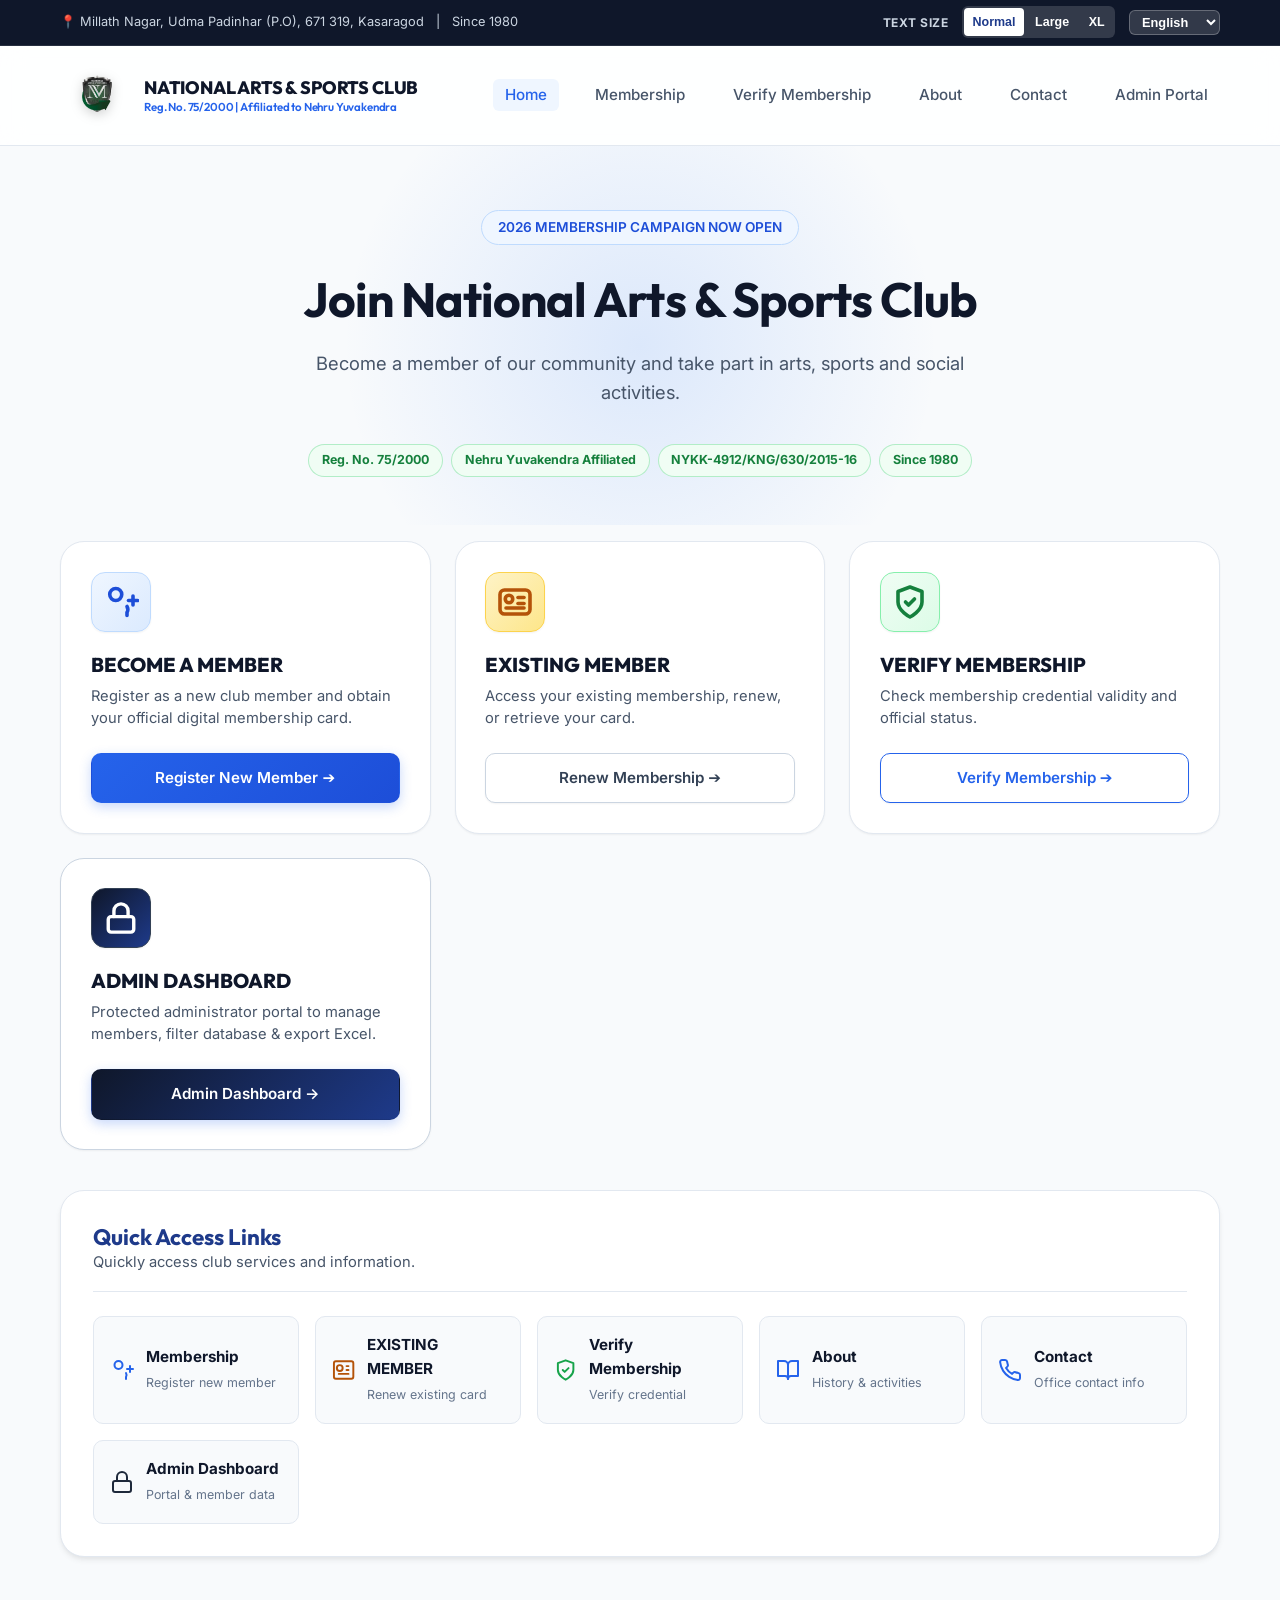
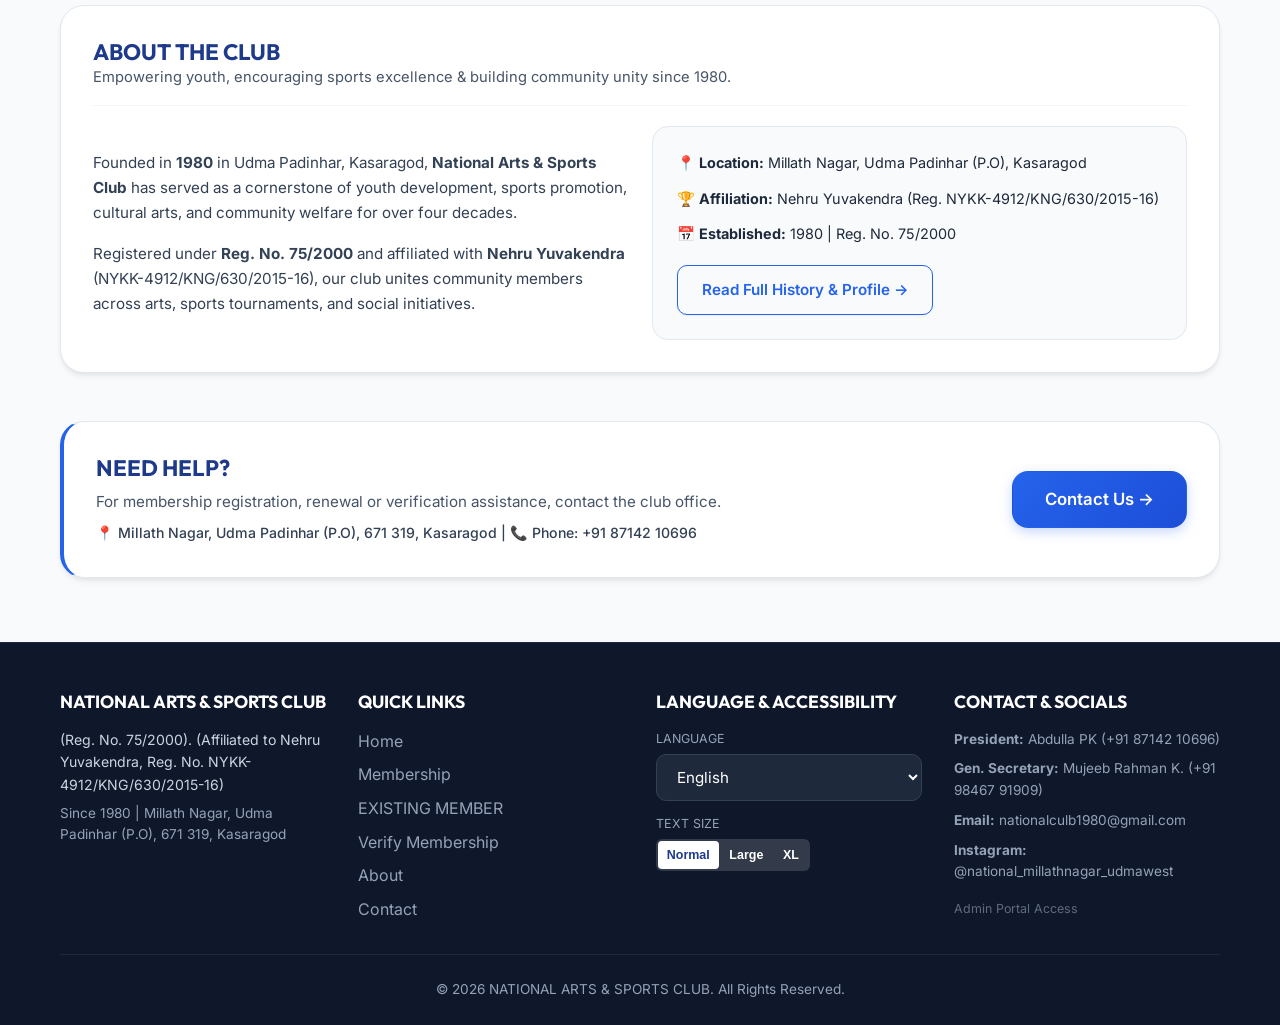
<file: index.html>
<!DOCTYPE html>
<html lang="en">
<head>
  <meta charset="UTF-8">
  <meta name="viewport" content="width=device-width, initial-scale=1.0">
  <title>National Arts & Sports Club | Official Membership Portal</title>
  <meta name="description" content="Official Membership Campaign Portal for National Arts & Sports Club (Reg. No. 75/2000), Affiliated to Nehru Yuvakendra, Udma Padinhar, Kasaragod.">
  <link rel="icon" type="image/png" href="assets/club-logo.png">
  <link rel="stylesheet" href="css/style.css">
</head>
<body>

  <!-- Top Accessibility Bar -->
  <div class="top-bar">
    <div class="container top-bar-inner">
      <div class="top-bar-info">
        <span>📍 Millath Nagar, Udma Padinhar (P.O), 671 319, Kasaragod</span>
        <span>|</span>
        <span>Since 1980</span>
      </div>
      <div class="top-bar-controls">
        <div class="control-label" data-i18n="text_size">TEXT SIZE</div>
        <div class="btn-toggle-group">
          <button class="btn-toggle-opt btn-text-size active" data-size="normal">Normal</button>
          <button class="btn-toggle-opt btn-text-size" data-size="large">Large</button>
          <button class="btn-toggle-opt btn-text-size" data-size="extralarge">XL</button>
        </div>
        <select class="lang-select lang-select-sm" aria-label="Select Language">
          <option value="en">English</option>
          <option value="ml">മലയാളം</option>
          <option value="kn">ಕನ್ನಡ</option>
        </select>
      </div>
    </div>
  </div>

  <!-- Header / Navbar -->
  <header class="navbar">
    <div class="container nav-container">
      <a href="index.html" class="brand">
        <img src="assets/club-logo.png" class="brand-logo-img" alt="Official Club Logo" onerror="this.src='assets/club-logo.png'">
        <div class="brand-text-container">
          <span class="brand-title">NATIONAL ARTS & SPORTS CLUB</span>
          <span class="brand-meta">Reg. No. 75/2000 | Affiliated to Nehru Yuvakendra</span>
        </div>
      </a>

      <button class="mobile-toggle" id="mobileNavToggle" aria-label="Toggle navigation">☰ Menu</button>

      <ul class="nav-links" id="navLinks">
        <li><a href="index.html" class="nav-link active" data-i18n="nav_home">Home</a></li>
        <li><a href="register.html" class="nav-link" data-i18n="nav_membership">Membership</a></li>
        <li><a href="verify.html" class="nav-link" data-i18n="nav_verify">Verify Membership</a></li>
        <li><a href="about.html" class="nav-link" data-i18n="nav_about">About</a></li>
        <li><a href="contact.html" class="nav-link" data-i18n="nav_contact">Contact</a></li>
        <li><a href="admin.html" class="nav-link">Admin Portal</a></li>
      </ul>
    </div>
  </header>

  <main>
    <!-- Section 4: Hero Section -->
    <section class="hero-section">
      <div class="container hero-content">
        <div class="hero-badge" data-i18n="campaign_announcement">
          📢 2026 MEMBERSHIP CAMPAIGN NOW OPEN
        </div>

        <h1 class="hero-title" data-i18n="hero_title">
          JOIN NATIONAL ARTS & SPORTS CLUB
        </h1>

        <p class="hero-subtitle" data-i18n="hero_subtitle">
          Become a member of our community and take part in arts, sports and social activities.
        </p>

        <!-- Official Accreditation Badges -->
        <div class="hero-accreditations">
          <span class="accreditation-pill">Reg. No. 75/2000</span>
          <span class="accreditation-pill">Nehru Yuvakendra Affiliated</span>
          <span class="accreditation-pill">NYKK-4912/KNG/630/2015-16</span>
          <span class="accreditation-pill">Since 1980</span>
        </div>
      </div>
    </section>

    <!-- Section 5: Main Membership Actions (Primary Visual Focus) -->
    <section class="container" style="margin-top: 0.5rem;">
      <div class="action-cards-grid">
        
        <!-- CARD 1: BECOME A MEMBER -->
        <div class="action-card">
          <div>
            <div style="width: 60px; height: 60px; border-radius: 14px; background: linear-gradient(135deg, #eff6ff, #dbeafe); color: #1d4ed8; border: 1px solid #bfdbfe; display: flex; align-items: center; justify-content: center; margin-bottom: 1.25rem; box-shadow: var(--shadow-sm);">
              <svg width="36" height="36" viewBox="0 0 24 24" fill="none" stroke="currentColor" stroke-width="2.4" stroke-linecap="round" stroke-linejoin="round" style="display: block;">
                <path d="M16 21v-2a4 4 4 0 0 0-4-4H5a4 4 0 0 0-4 4v2"></path>
                <circle cx="8.5" cy="7" r="4"></circle>
                <line x1="20" y1="8" x2="20" y2="14"></line>
                <line x1="23" y1="11" x2="17" y2="11"></line>
              </svg>
            </div>
            <h2 class="action-card-title" data-i18n="card_become_title">BECOME A MEMBER</h2>
            <p class="action-card-desc" data-i18n="card_become_desc">Register as a new club member and receive your digital membership card.</p>
          </div>
          <a href="register.html" class="btn btn-primary" data-i18n="btn_become">Register New Member →</a>
        </div>

        <!-- CARD 2: EXISTING MEMBER -->
        <div class="action-card">
          <div>
            <div style="width: 60px; height: 60px; border-radius: 14px; background: linear-gradient(135deg, #fef3c7, #fde68a); color: #b45309; border: 1px solid #fcd34d; display: flex; align-items: center; justify-content: center; margin-bottom: 1.25rem; box-shadow: var(--shadow-sm);">
              <svg width="36" height="36" viewBox="0 0 24 24" fill="none" stroke="currentColor" stroke-width="2.4" stroke-linecap="round" stroke-linejoin="round" style="display: block;">
                <rect x="2" y="4" width="20" height="16" rx="3"></rect>
                <circle cx="8" cy="10" r="2.5"></circle>
                <line x1="14" y1="9" x2="18" y2="9"></line>
                <line x1="14" y1="13" x2="18" y2="13"></line>
                <line x1="6" y1="16" x2="18" y2="16"></line>
              </svg>
            </div>
            <h2 class="action-card-title" data-i18n="card_existing_title">EXISTING MEMBER</h2>
            <p class="action-card-desc" data-i18n="card_existing_desc">Access, renew or retrieve your membership card.</p>
          </div>
          <a href="renewal.html" class="btn btn-secondary" data-i18n="btn_existing">Existing Member →</a>
        </div>

        <!-- CARD 3: VERIFY MEMBERSHIP -->
        <div class="action-card">
          <div>
            <div style="width: 60px; height: 60px; border-radius: 14px; background: linear-gradient(135deg, #f0fdf4, #dcfce7); color: #15803d; border: 1px solid #86efac; display: flex; align-items: center; justify-content: center; margin-bottom: 1.25rem; box-shadow: var(--shadow-sm);">
              <svg width="36" height="36" viewBox="0 0 24 24" fill="none" stroke="currentColor" stroke-width="2.4" stroke-linecap="round" stroke-linejoin="round" style="display: block;">
                <path d="M12 22s8-4 8-10V5l-8-3-8 3v7c0 6 8 10 8 10z"></path>
                <path d="m9 12 2 2 4-4"></path>
              </svg>
            </div>
            <h2 class="action-card-title" data-i18n="card_verify_title">VERIFY MEMBERSHIP</h2>
            <p class="action-card-desc" data-i18n="card_verify_desc">Check membership validity and official membership status.</p>
          </div>
          <a href="verify.html" class="btn btn-outline-primary" data-i18n="btn_verify">Verify Membership →</a>
        </div>

        <!-- CARD 4: ADMIN DASHBOARD -->
        <div class="action-card" style="border-color: #cbd5e1;">
          <div>
            <div style="width: 60px; height: 60px; border-radius: 14px; background: linear-gradient(135deg, #0f172a, #1e3a8a); color: #ffffff; border: 1px solid #334155; display: flex; align-items: center; justify-content: center; margin-bottom: 1.25rem; box-shadow: var(--shadow-sm);">
              <svg width="34" height="34" viewBox="0 0 24 24" fill="none" stroke="currentColor" stroke-width="2.4" stroke-linecap="round" stroke-linejoin="round" style="display: block;">
                <rect x="3" y="11" width="18" height="11" rx="2" ry="2"></rect>
                <path d="M7 11V7a5 5 0 0 1 10 0v4"></path>
              </svg>
            </div>
            <h2 class="action-card-title">ADMIN DASHBOARD</h2>
            <p class="action-card-desc">Protected administrator portal to manage members, filter database & export Excel.</p>
          </div>
          <a href="admin.html" class="btn btn-primary" style="background: linear-gradient(135deg, #0f172a, #1e3a8a);">Admin Dashboard →</a>
        </div>

      </div>
    </section>

    <!-- Section 7: Quick Access Section -->
    <section class="container" style="margin-top: 2rem; margin-bottom: 3rem;">
      <div class="card-box" style="padding: 2rem;">
        <div class="card-box-header" style="margin-bottom: 1.5rem; padding-bottom: 1rem;">
          <h2 style="font-size: 1.4rem; color: var(--primary-900);" data-i18n="quick_access_title">QUICK ACCESS</h2>
          <p style="color: var(--slate-600); font-size: 0.92rem;">Quickly access club services and information.</p>
        </div>

        <div style="display: grid; grid-template-columns: repeat(auto-fit, minmax(200px, 1fr)); gap: 1rem;">
          <a href="register.html" class="verify-detail-item" style="display: flex; align-items: center; gap: 0.75rem; text-decoration: none;">
            <svg width="24" height="24" viewBox="0 0 24 24" fill="none" stroke="var(--primary-600)" stroke-width="2" stroke-linecap="round" stroke-linejoin="round"><path d="M16 21v-2a4 4 4 0 0 0-4-4H5a4 4 0 0 0-4 4v2"></path><circle cx="8.5" cy="7" r="4"></circle><line x1="20" y1="8" x2="20" y2="14"></line><line x1="23" y1="11" x2="17" y2="11"></line></svg>
            <div>
              <strong style="color: var(--slate-900); display: block; font-size: 0.95rem;" data-i18n="nav_membership">Membership</strong>
              <span style="font-size: 0.78rem; color: var(--slate-500);">Register new member</span>
            </div>
          </a>

          <a href="renewal.html" class="verify-detail-item" style="display: flex; align-items: center; gap: 0.75rem; text-decoration: none;">
            <svg width="24" height="24" viewBox="0 0 24 24" fill="none" stroke="#b45309" stroke-width="2" stroke-linecap="round" stroke-linejoin="round"><rect x="2" y="3" width="20" height="18" rx="2" ry="2"></rect><circle cx="8" cy="10" r="3"></circle><path d="M15 8h2"></path><path d="M15 12h2"></path><path d="M7 16h10"></path></svg>
            <div>
              <strong style="color: var(--slate-900); display: block; font-size: 0.95rem;" data-i18n="card_existing_title">Existing Member</strong>
              <span style="font-size: 0.78rem; color: var(--slate-500);">Renew existing card</span>
            </div>
          </a>

          <a href="verify.html" class="verify-detail-item" style="display: flex; align-items: center; gap: 0.75rem; text-decoration: none;">
            <svg width="24" height="24" viewBox="0 0 24 24" fill="none" stroke="var(--success-600)" stroke-width="2" stroke-linecap="round" stroke-linejoin="round"><path d="M12 22s8-4 8-10V5l-8-3-8 3v7c0 6 8 10 8 10z"></path><path d="m9 12 2 2 4-4"></path></svg>
            <div>
              <strong style="color: var(--slate-900); display: block; font-size: 0.95rem;" data-i18n="nav_verify">Verify Membership</strong>
              <span style="font-size: 0.78rem; color: var(--slate-500);">Verify credential</span>
            </div>
          </a>

          <a href="about.html" class="verify-detail-item" style="display: flex; align-items: center; gap: 0.75rem; text-decoration: none;">
            <svg width="24" height="24" viewBox="0 0 24 24" fill="none" stroke="var(--primary-600)" stroke-width="2" stroke-linecap="round" stroke-linejoin="round"><path d="M2 3h6a4 4 0 0 1 4 4v14a3 3 0 0 0-3-3H2z"></path><path d="M22 3h-6a4 4 0 0 0-4 4v14a3 3 0 0 1 3-3h7z"></path></svg>
            <div>
              <strong style="color: var(--slate-900); display: block; font-size: 0.95rem;" data-i18n="nav_about">About the Club</strong>
              <span style="font-size: 0.78rem; color: var(--slate-500);">History & activities</span>
            </div>
          </a>

          <a href="contact.html" class="verify-detail-item" style="display: flex; align-items: center; gap: 0.75rem; text-decoration: none;">
            <svg width="24" height="24" viewBox="0 0 24 24" fill="none" stroke="var(--primary-600)" stroke-width="2" stroke-linecap="round" stroke-linejoin="round"><path d="M22 16.92v3a2 2 0 0 1-2.18 2 19.79 19.79 0 0 1-8.63-3.07 19.5 19.5 0 0 1-6-6 19.79 19.79 0 0 1-3.07-8.67A2 2 0 0 1 4.11 2h3a2 2 0 0 1 2 1.72 12.84 12.84 0 0 0 .7 2.81 2 2 0 0 1-.45 2.11L8.09 9.91a16 16 0 0 0 6 6l1.27-1.27a2 2 0 0 1 2.11-.45 12.84 12.84 0 0 0 2.81.7A2 2 0 0 1 22 16.92z"></path></svg>
            <div>
              <strong style="color: var(--slate-900); display: block; font-size: 0.95rem;" data-i18n="nav_contact">Contact Us</strong>
              <span style="font-size: 0.78rem; color: var(--slate-500);">Office contact info</span>
            </div>
          </a>

          <a href="admin.html" class="verify-detail-item" style="display: flex; align-items: center; gap: 0.75rem; text-decoration: none;">
            <svg width="24" height="24" viewBox="0 0 24 24" fill="none" stroke="var(--slate-800)" stroke-width="2" stroke-linecap="round" stroke-linejoin="round"><rect x="3" y="11" width="18" height="11" rx="2" ry="2"></rect><path d="M7 11V7a5 5 0 0 1 10 0v4"></path></svg>
            <div>
              <strong style="color: var(--slate-900); display: block; font-size: 0.95rem;">Admin Dashboard</strong>
              <span style="font-size: 0.78rem; color: var(--slate-500);">Portal & member data</span>
            </div>
          </a>
        </div>
      </div>
    </section>

    <!-- Section 8: About the Club Section -->
    <section class="container" style="margin-bottom: 3rem;">
      <div class="card-box" style="padding: 2rem;">
        <div class="card-box-header" style="margin-bottom: 1.25rem; border-bottom: 1px solid var(--slate-100); padding-bottom: 1rem;">
          <h2 style="font-size: 1.4rem; color: var(--primary-900);">ABOUT THE CLUB</h2>
          <p style="color: var(--slate-600); font-size: 0.92rem;">Empowering youth, encouraging sports excellence & building community unity since 1980.</p>
        </div>
        <div style="display: grid; grid-template-columns: repeat(auto-fit, minmax(280px, 1fr)); gap: 1.5rem; align-items: center;">
          <div>
            <p style="color: var(--slate-700); line-height: 1.65; margin-bottom: 1rem; font-size: 0.95rem;">
              Founded in <strong>1980</strong> in Udma Padinhar, Kasaragod, <strong>National Arts & Sports Club</strong> has served as a cornerstone of youth development, sports promotion, cultural arts, and community welfare for over four decades.
            </p>
            <p style="color: var(--slate-700); line-height: 1.65; font-size: 0.95rem;">
              Registered under <strong>Reg. No. 75/2000</strong> and affiliated with <strong>Nehru Yuvakendra</strong> (NYKK-4912/KNG/630/2015-16), our club unites community members across arts, sports tournaments, and social initiatives.
            </p>
          </div>
          <div style="background-color: var(--slate-50); padding: 1.5rem; border-radius: var(--radius-lg); border: 1px solid var(--border-color); display: flex; flex-direction: column; gap: 0.75rem;">
            <div style="font-size: 0.9rem; color: var(--slate-800);">📍 <strong>Location:</strong> Millath Nagar, Udma Padinhar (P.O), Kasaragod</div>
            <div style="font-size: 0.9rem; color: var(--slate-800);">🏆 <strong>Affiliation:</strong> Nehru Yuvakendra (Reg. NYKK-4912/KNG/630/2015-16)</div>
            <div style="font-size: 0.9rem; color: var(--slate-800);">📅 <strong>Established:</strong> 1980 | Reg. No. 75/2000</div>
            <a href="about.html" class="btn btn-outline-primary" style="margin-top: 0.5rem; width: fit-content;">Read Full History & Profile →</a>
          </div>
        </div>
      </div>
    </section>

    <!-- Section 9: Need Help / Contact Section -->
    <section class="container" style="margin-bottom: 4rem;">
      <div class="card-box" style="padding: 2rem; border-left: 4px solid var(--primary-600);">
        <div style="display: flex; justify-content: space-between; align-items: center; flex-wrap: wrap; gap: 1.5rem;">
          <div>
            <h2 style="font-size: 1.4rem; color: var(--primary-900); margin-bottom: 0.5rem;">NEED HELP?</h2>
            <p style="color: var(--slate-600); font-size: 0.95rem;">
              For membership registration, renewal or verification assistance, contact the club office.
            </p>
            <p style="color: var(--slate-700); font-size: 0.88rem; margin-top: 0.5rem; font-weight: 500;">
              📍 Millath Nagar, Udma Padinhar (P.O), 671 319, Kasaragod | 📞 Phone: +91 87142 10696
            </p>
          </div>
          <div>
            <a href="contact.html" class="btn btn-primary btn-lg">Contact Us →</a>
          </div>
        </div>
      </div>
    </section>
  </main>

  <!-- Section 10: Professional 4-Column Footer -->
  <footer class="footer">
    <div class="container">
      <div class="footer-content" style="grid-template-columns: repeat(auto-fit, minmax(220px, 1fr));">
        
        <!-- Column 1: Official Information -->
        <div>
          <h4 class="footer-title">NATIONAL ARTS & SPORTS CLUB</h4>
          <p style="font-size: 0.88rem; color: var(--slate-300);" data-i18n="org_tagline_text">Reg. No. 75/2000 | Affiliated to Nehru Yuvakendra (Reg. No. NYKK-4912/KNG/630/2015-16)</p>
          <p style="font-size: 0.85rem; color: var(--slate-400); margin-top: 0.4rem;">Since 1980 | <span data-i18n="org_address_text">Millath Nagar, Udma Padinhar (P.O), 671 319, Kasaragod</span></p>
        </div>

        <!-- Column 2: Quick Links -->
        <div>
          <h4 class="footer-title">QUICK LINKS</h4>
          <ul class="footer-links">
            <li><a href="index.html" data-i18n="nav_home">Home</a></li>
            <li><a href="register.html" data-i18n="nav_membership">Membership</a></li>
            <li><a href="renewal.html" data-i18n="card_existing_title">Existing Member</a></li>
            <li><a href="verify.html" data-i18n="nav_verify">Verify Membership</a></li>
            <li><a href="about.html" data-i18n="nav_about">About</a></li>
            <li><a href="contact.html" data-i18n="nav_contact">Contact</a></li>
          </ul>
        </div>

        <!-- Column 3: Language & Accessibility -->
        <div>
          <h4 class="footer-title">LANGUAGE & ACCESSIBILITY</h4>
          <div style="display: flex; flex-direction: column; gap: 0.85rem;">
            <div>
              <span style="font-size: 0.78rem; color: var(--slate-400); display: block; margin-bottom: 0.3rem;">LANGUAGE</span>
              <select class="lang-select form-control" style="background: var(--slate-800); color: #ffffff; border-color: var(--slate-700);" aria-label="Language Selector">
                <option value="en">English</option>
                <option value="ml">മലയാളം (Malayalam)</option>
                <option value="kn">ಕನ್ನಡ (Kannada)</option>
              </select>
            </div>

            <div>
              <span style="font-size: 0.78rem; color: var(--slate-400); display: block; margin-bottom: 0.3rem;">TEXT SIZE</span>
              <div class="btn-toggle-group">
                <button class="btn-toggle-opt btn-text-size active" data-size="normal">Normal</button>
                <button class="btn-toggle-opt btn-text-size" data-size="large">Large</button>
                <button class="btn-toggle-opt btn-text-size" data-size="extralarge">XL</button>
              </div>
            </div>
          </div>
        </div>

        <!-- Column 4: Contact & Socials -->
        <div>
          <h4 class="footer-title">CONTACT & SOCIALS</h4>
          <ul class="footer-links" style="font-size: 0.85rem;">
            <li><strong>President:</strong> Abdulla PK (<a href="tel:+918714210696">+91 87142 10696</a>)</li>
            <li><strong>Gen. Secretary:</strong> Mujeeb Rahman K. (<a href="tel:+919846791909">+91 98467 91909</a>)</li>
            <li><strong>Email:</strong> <a href="mailto:nationalculb1980@gmail.com" style="word-break: break-all;">nationalculb1980@gmail.com</a></li>
            <li><strong>Instagram:</strong> <a href="https://www.instagram.com/national_millathnagar_udmawest" target="_blank" rel="noopener noreferrer">@national_millathnagar_udmawest</a></li>
            <li><a href="admin.html" style="font-size: 0.78rem; opacity: 0.6; margin-top: 0.5rem; display: inline-block;">Admin Portal Access</a></li>
          </ul>
        </div>

      </div>

      <div class="footer-bottom">
        <p>&copy; <span class="current-year">2026</span> NATIONAL ARTS & SPORTS CLUB. All Rights Reserved.</p>
      </div>
    </div>
  </footer>

  <!-- Scripts -->
  <script src="js/config.js"></script>
  <script src="js/main.js"></script>
</body>
</html>
</file>
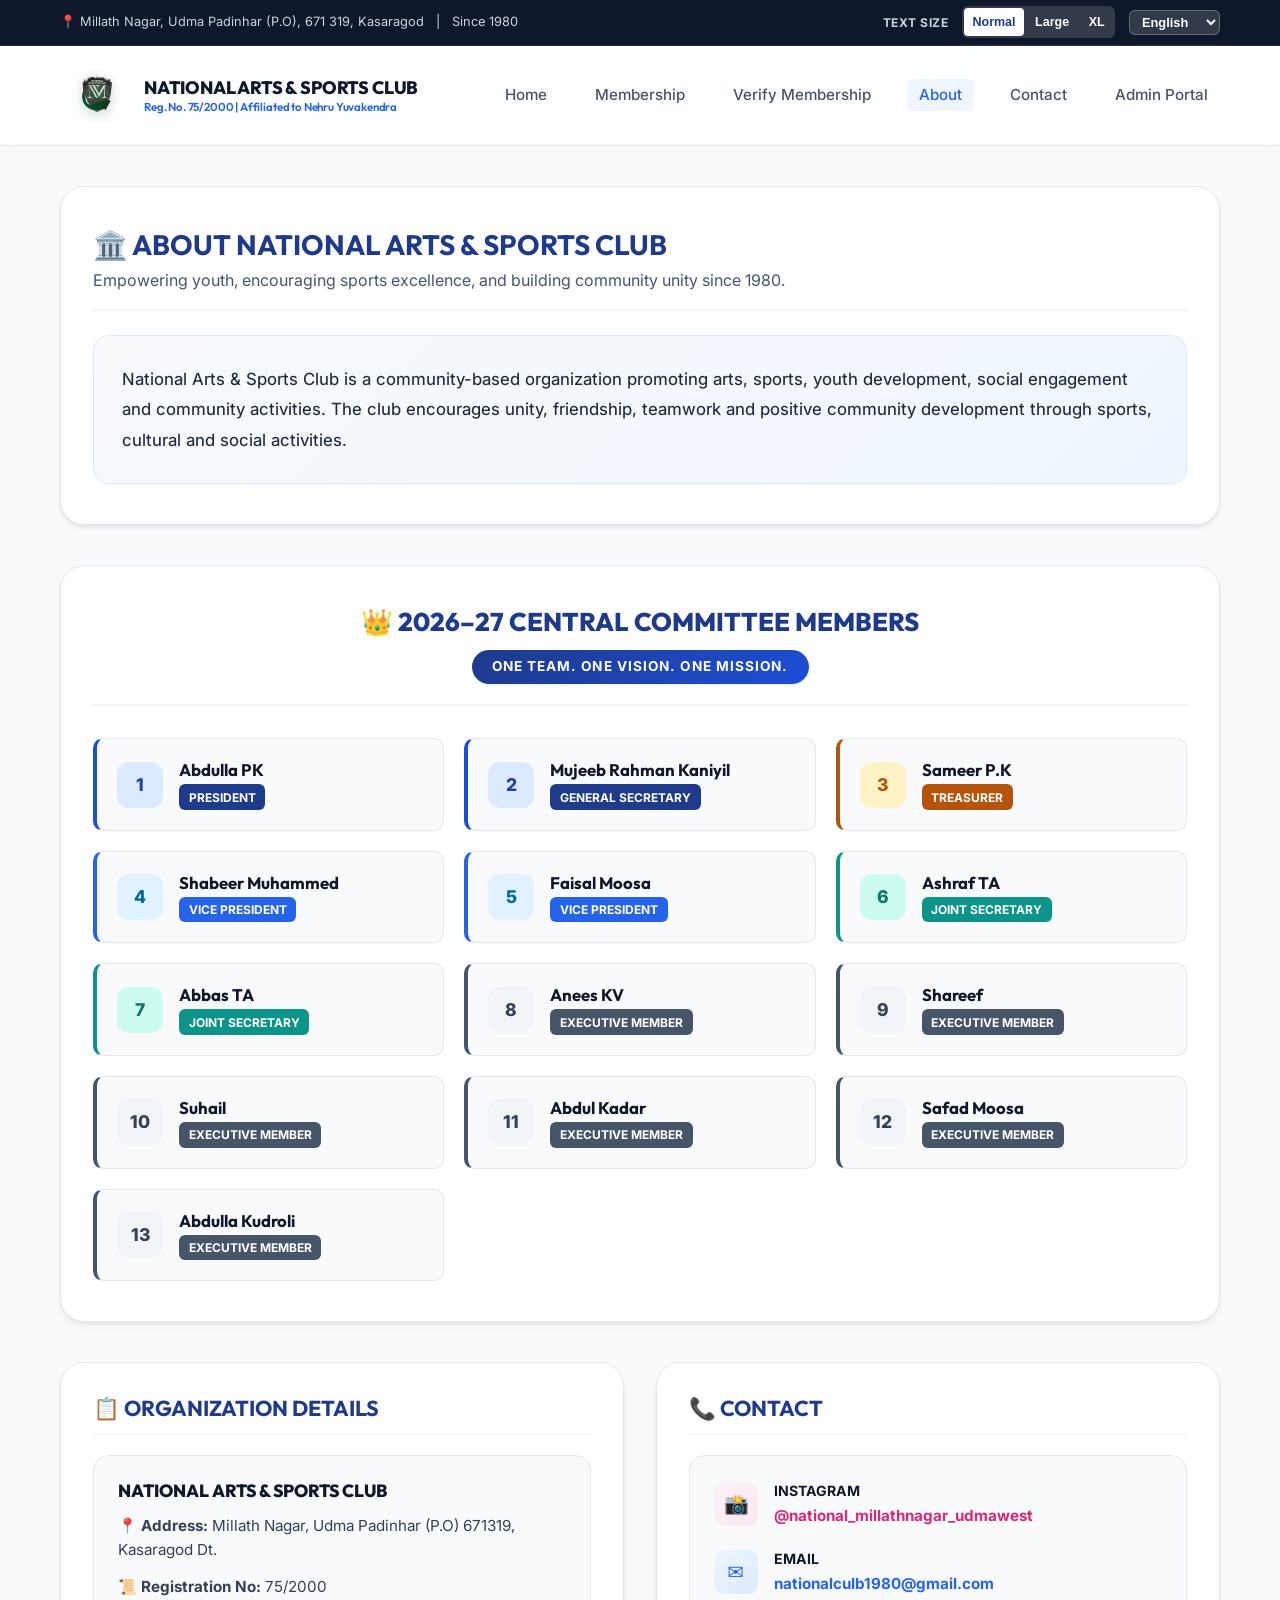
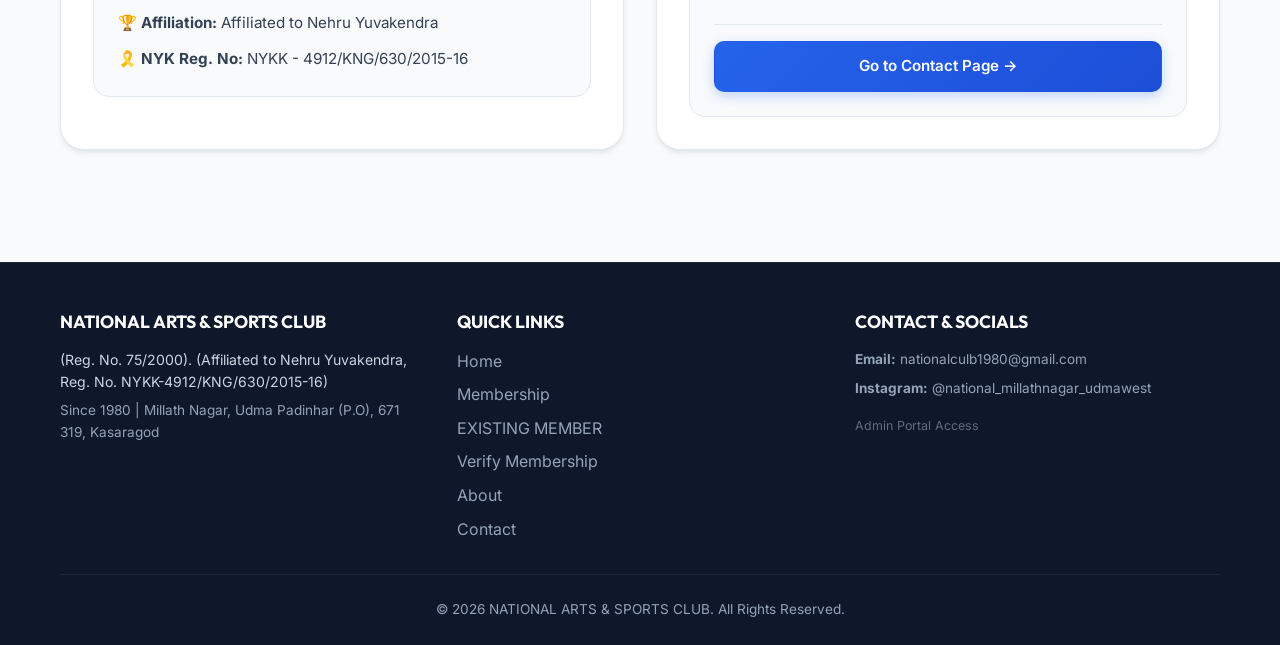
<file: about.html>
<!DOCTYPE html>
<html lang="en">
<head>
  <meta charset="UTF-8">
  <meta name="viewport" content="width=device-width, initial-scale=1.0">
  <title>About Us | NATIONAL ARTS & SPORTS CLUB</title>
  <meta name="description" content="Learn about National Arts & Sports Club (Reg. No. 75/2000), Affiliated to Nehru Yuvakendra, Udma Padinhar, Kasaragod.">
  <link rel="icon" type="image/png" href="assets/club-logo.png">
  <link rel="stylesheet" href="css/style.css">
</head>
<body>

  <!-- Top Accessibility Bar -->
  <div class="top-bar">
    <div class="container top-bar-inner">
      <div class="top-bar-info">
        <span>📍 Millath Nagar, Udma Padinhar (P.O), 671 319, Kasaragod</span>
        <span>|</span>
        <span>Since 1980</span>
      </div>
      <div class="top-bar-controls">
        <div class="control-label" data-i18n="text_size">TEXT SIZE</div>
        <div class="btn-toggle-group">
          <button class="btn-toggle-opt btn-text-size active" data-size="normal">Normal</button>
          <button class="btn-toggle-opt btn-text-size" data-size="large">Large</button>
          <button class="btn-toggle-opt btn-text-size" data-size="extralarge">XL</button>
        </div>
        <select class="lang-select lang-select-sm" aria-label="Select Language">
          <option value="en">English</option>
          <option value="ml">മലയാളം</option>
          <option value="kn">ಕನ್ನಡ</option>
        </select>
      </div>
    </div>
  </div>

  <!-- Navbar -->
  <header class="navbar">
    <div class="container nav-container">
      <a href="index.html" class="brand">
        <img src="assets/club-logo.png" class="brand-logo-img" alt="National Arts & Sports Club Official Logo" onerror="this.src='assets/club-logo.png'">
        <div class="brand-text-container">
          <span class="brand-title">NATIONAL ARTS & SPORTS CLUB</span>
          <span class="brand-meta">Reg. No. 75/2000 | Affiliated to Nehru Yuvakendra</span>
        </div>
      </a>
      <button class="mobile-toggle" id="mobileNavToggle" aria-label="Toggle navigation">☰ Menu</button>
      <ul class="nav-links" id="navLinks">
        <li><a href="index.html" class="nav-link" data-i18n="nav_home">Home</a></li>
        <li><a href="register.html" class="nav-link" data-i18n="nav_membership">Membership</a></li>
        <li><a href="verify.html" class="nav-link" data-i18n="nav_verify">Verify Membership</a></li>
        <li><a href="about.html" class="nav-link active" data-i18n="nav_about">About</a></li>
        <li><a href="contact.html" class="nav-link" data-i18n="nav_contact">Contact</a></li>
        <li><a href="admin.html" class="nav-link">Admin Portal</a></li>
      </ul>
    </div>
  </header>

  <!-- Main Content -->
  <main class="container" style="padding-top: 2.5rem; padding-bottom: 5rem;">

    <!-- SECTION 1: ABOUT NATIONAL ARTS & SPORTS CLUB -->
    <div class="card-box" style="margin-bottom: 2.5rem; padding: 2.5rem 2rem;">
      <div class="card-box-header" style="margin-bottom: 1.5rem; border-bottom: 2px solid var(--slate-100); padding-bottom: 1rem;">
        <h1 class="card-box-title" style="font-size: 1.75rem; color: var(--primary-900);">
          🏛️ ABOUT NATIONAL ARTS & SPORTS CLUB
        </h1>
        <p class="card-box-subtitle" style="font-size: 1rem; color: var(--slate-600); margin-top: 0.35rem;">
          Empowering youth, encouraging sports excellence, and building community unity since 1980.
        </p>
      </div>

      <div style="background: linear-gradient(135deg, #f8fafc, #eff6ff); padding: 1.75rem; border-radius: var(--radius-lg); border: 1px solid #dbeafe; box-shadow: var(--shadow-sm);">
        <p style="color: var(--slate-800); font-size: 1.05rem; line-height: 1.8; margin: 0; font-weight: 450;">
          National Arts & Sports Club is a community-based organization promoting arts, sports, youth development, social engagement and community activities. The club encourages unity, friendship, teamwork and positive community development through sports, cultural and social activities.
        </p>
      </div>
    </div>

    <!-- SECTION 2: 2026–27 CENTRAL COMMITTEE MEMBERS -->
    <div class="card-box" style="margin-bottom: 2.5rem; padding: 2.5rem 2rem;">
      <div class="card-box-header" style="text-align: center; margin-bottom: 2rem; border-bottom: 2px solid var(--slate-100); padding-bottom: 1.25rem;">
        <h2 style="font-size: 1.6rem; color: var(--primary-900); font-weight: 800; tracking-wide: 0.05em; text-transform: uppercase;">
          👑 2026–27 CENTRAL COMMITTEE MEMBERS
        </h2>
        <div style="display: inline-block; background: linear-gradient(135deg, #1e3a8a, #1d4ed8); color: #ffffff; padding: 0.4rem 1.25rem; border-radius: 9999px; font-weight: 700; font-size: 0.85rem; letter-spacing: 0.08em; margin-top: 0.75rem; box-shadow: var(--shadow-sm);">
          ONE TEAM. ONE VISION. ONE MISSION.
        </div>
      </div>

      <!-- Committee Member Grid -->
      <div style="display: grid; grid-template-columns: repeat(auto-fill, minmax(260px, 1fr)); gap: 1.25rem;">

        <!-- 1. Abdulla PK -->
        <div style="background: var(--slate-50); border: 1px solid var(--border-color); border-left: 4px solid #1d4ed8; padding: 1.25rem; border-radius: var(--radius-md); transition: transform 0.2s, box-shadow 0.2s; display: flex; align-items: center; gap: 1rem;">
          <div style="width: 46px; height: 46px; border-radius: 12px; background: #dbeafe; color: #1e40af; display: flex; align-items: center; justify-content: center; font-weight: 800; font-size: 1.1rem; flex-shrink: 0;">
            1
          </div>
          <div>
            <h3 style="font-size: 1.05rem; font-weight: 700; color: var(--slate-900); margin-bottom: 0.2rem;">Abdulla PK</h3>
            <span style="display: inline-block; background: #1e3a8a; color: #ffffff; font-size: 0.75rem; font-weight: 700; padding: 0.2rem 0.6rem; border-radius: 6px; text-transform: uppercase;">President</span>
          </div>
        </div>

        <!-- 2. Mujeeb Rahman Kaniyil -->
        <div style="background: var(--slate-50); border: 1px solid var(--border-color); border-left: 4px solid #1d4ed8; padding: 1.25rem; border-radius: var(--radius-md); transition: transform 0.2s, box-shadow 0.2s; display: flex; align-items: center; gap: 1rem;">
          <div style="width: 46px; height: 46px; border-radius: 12px; background: #dbeafe; color: #1e40af; display: flex; align-items: center; justify-content: center; font-weight: 800; font-size: 1.1rem; flex-shrink: 0;">
            2
          </div>
          <div>
            <h3 style="font-size: 1.05rem; font-weight: 700; color: var(--slate-900); margin-bottom: 0.2rem;">Mujeeb Rahman Kaniyil</h3>
            <span style="display: inline-block; background: #1e3a8a; color: #ffffff; font-size: 0.75rem; font-weight: 700; padding: 0.2rem 0.6rem; border-radius: 6px; text-transform: uppercase;">General Secretary</span>
          </div>
        </div>

        <!-- 3. Sameer P.K -->
        <div style="background: var(--slate-50); border: 1px solid var(--border-color); border-left: 4px solid #b45309; padding: 1.25rem; border-radius: var(--radius-md); transition: transform 0.2s, box-shadow 0.2s; display: flex; align-items: center; gap: 1rem;">
          <div style="width: 46px; height: 46px; border-radius: 12px; background: #fef3c7; color: #b45309; display: flex; align-items: center; justify-content: center; font-weight: 800; font-size: 1.1rem; flex-shrink: 0;">
            3
          </div>
          <div>
            <h3 style="font-size: 1.05rem; font-weight: 700; color: var(--slate-900); margin-bottom: 0.2rem;">Sameer P.K</h3>
            <span style="display: inline-block; background: #b45309; color: #ffffff; font-size: 0.75rem; font-weight: 700; padding: 0.2rem 0.6rem; border-radius: 6px; text-transform: uppercase;">Treasurer</span>
          </div>
        </div>

        <!-- 4. Shabeer Muhammed -->
        <div style="background: var(--slate-50); border: 1px solid var(--border-color); border-left: 4px solid #2563eb; padding: 1.25rem; border-radius: var(--radius-md); transition: transform 0.2s, box-shadow 0.2s; display: flex; align-items: center; gap: 1rem;">
          <div style="width: 46px; height: 46px; border-radius: 12px; background: #e0f2fe; color: #0369a1; display: flex; align-items: center; justify-content: center; font-weight: 800; font-size: 1.1rem; flex-shrink: 0;">
            4
          </div>
          <div>
            <h3 style="font-size: 1.05rem; font-weight: 700; color: var(--slate-900); margin-bottom: 0.2rem;">Shabeer Muhammed</h3>
            <span style="display: inline-block; background: #2563eb; color: #ffffff; font-size: 0.75rem; font-weight: 700; padding: 0.2rem 0.6rem; border-radius: 6px; text-transform: uppercase;">Vice President</span>
          </div>
        </div>

        <!-- 5. Faisal Moosa -->
        <div style="background: var(--slate-50); border: 1px solid var(--border-color); border-left: 4px solid #2563eb; padding: 1.25rem; border-radius: var(--radius-md); transition: transform 0.2s, box-shadow 0.2s; display: flex; align-items: center; gap: 1rem;">
          <div style="width: 46px; height: 46px; border-radius: 12px; background: #e0f2fe; color: #0369a1; display: flex; align-items: center; justify-content: center; font-weight: 800; font-size: 1.1rem; flex-shrink: 0;">
            5
          </div>
          <div>
            <h3 style="font-size: 1.05rem; font-weight: 700; color: var(--slate-900); margin-bottom: 0.2rem;">Faisal Moosa</h3>
            <span style="display: inline-block; background: #2563eb; color: #ffffff; font-size: 0.75rem; font-weight: 700; padding: 0.2rem 0.6rem; border-radius: 6px; text-transform: uppercase;">Vice President</span>
          </div>
        </div>

        <!-- 6. Ashraf TA -->
        <div style="background: var(--slate-50); border: 1px solid var(--border-color); border-left: 4px solid #0d9488; padding: 1.25rem; border-radius: var(--radius-md); transition: transform 0.2s, box-shadow 0.2s; display: flex; align-items: center; gap: 1rem;">
          <div style="width: 46px; height: 46px; border-radius: 12px; background: #ccfbf1; color: #0f766e; display: flex; align-items: center; justify-content: center; font-weight: 800; font-size: 1.1rem; flex-shrink: 0;">
            6
          </div>
          <div>
            <h3 style="font-size: 1.05rem; font-weight: 700; color: var(--slate-900); margin-bottom: 0.2rem;">Ashraf TA</h3>
            <span style="display: inline-block; background: #0d9488; color: #ffffff; font-size: 0.75rem; font-weight: 700; padding: 0.2rem 0.6rem; border-radius: 6px; text-transform: uppercase;">Joint Secretary</span>
          </div>
        </div>

        <!-- 7. Abbas TA -->
        <div style="background: var(--slate-50); border: 1px solid var(--border-color); border-left: 4px solid #0d9488; padding: 1.25rem; border-radius: var(--radius-md); transition: transform 0.2s, box-shadow 0.2s; display: flex; align-items: center; gap: 1rem;">
          <div style="width: 46px; height: 46px; border-radius: 12px; background: #ccfbf1; color: #0f766e; display: flex; align-items: center; justify-content: center; font-weight: 800; font-size: 1.1rem; flex-shrink: 0;">
            7
          </div>
          <div>
            <h3 style="font-size: 1.05rem; font-weight: 700; color: var(--slate-900); margin-bottom: 0.2rem;">Abbas TA</h3>
            <span style="display: inline-block; background: #0d9488; color: #ffffff; font-size: 0.75rem; font-weight: 700; padding: 0.2rem 0.6rem; border-radius: 6px; text-transform: uppercase;">Joint Secretary</span>
          </div>
        </div>

        <!-- 8. Anees KV -->
        <div style="background: var(--slate-50); border: 1px solid var(--border-color); border-left: 4px solid #475569; padding: 1.25rem; border-radius: var(--radius-md); transition: transform 0.2s, box-shadow 0.2s; display: flex; align-items: center; gap: 1rem;">
          <div style="width: 46px; height: 46px; border-radius: 12px; background: #f1f5f9; color: #334155; display: flex; align-items: center; justify-content: center; font-weight: 800; font-size: 1.1rem; flex-shrink: 0;">
            8
          </div>
          <div>
            <h3 style="font-size: 1.05rem; font-weight: 700; color: var(--slate-900); margin-bottom: 0.2rem;">Anees KV</h3>
            <span style="display: inline-block; background: #475569; color: #ffffff; font-size: 0.75rem; font-weight: 700; padding: 0.2rem 0.6rem; border-radius: 6px; text-transform: uppercase;">Executive Member</span>
          </div>
        </div>

        <!-- 9. Shareef -->
        <div style="background: var(--slate-50); border: 1px solid var(--border-color); border-left: 4px solid #475569; padding: 1.25rem; border-radius: var(--radius-md); transition: transform 0.2s, box-shadow 0.2s; display: flex; align-items: center; gap: 1rem;">
          <div style="width: 46px; height: 46px; border-radius: 12px; background: #f1f5f9; color: #334155; display: flex; align-items: center; justify-content: center; font-weight: 800; font-size: 1.1rem; flex-shrink: 0;">
            9
          </div>
          <div>
            <h3 style="font-size: 1.05rem; font-weight: 700; color: var(--slate-900); margin-bottom: 0.2rem;">Shareef</h3>
            <span style="display: inline-block; background: #475569; color: #ffffff; font-size: 0.75rem; font-weight: 700; padding: 0.2rem 0.6rem; border-radius: 6px; text-transform: uppercase;">Executive Member</span>
          </div>
        </div>

        <!-- 10. Suhail -->
        <div style="background: var(--slate-50); border: 1px solid var(--border-color); border-left: 4px solid #475569; padding: 1.25rem; border-radius: var(--radius-md); transition: transform 0.2s, box-shadow 0.2s; display: flex; align-items: center; gap: 1rem;">
          <div style="width: 46px; height: 46px; border-radius: 12px; background: #f1f5f9; color: #334155; display: flex; align-items: center; justify-content: center; font-weight: 800; font-size: 1.1rem; flex-shrink: 0;">
            10
          </div>
          <div>
            <h3 style="font-size: 1.05rem; font-weight: 700; color: var(--slate-900); margin-bottom: 0.2rem;">Suhail</h3>
            <span style="display: inline-block; background: #475569; color: #ffffff; font-size: 0.75rem; font-weight: 700; padding: 0.2rem 0.6rem; border-radius: 6px; text-transform: uppercase;">Executive Member</span>
          </div>
        </div>

        <!-- 11. Abdul Kadar -->
        <div style="background: var(--slate-50); border: 1px solid var(--border-color); border-left: 4px solid #475569; padding: 1.25rem; border-radius: var(--radius-md); transition: transform 0.2s, box-shadow 0.2s; display: flex; align-items: center; gap: 1rem;">
          <div style="width: 46px; height: 46px; border-radius: 12px; background: #f1f5f9; color: #334155; display: flex; align-items: center; justify-content: center; font-weight: 800; font-size: 1.1rem; flex-shrink: 0;">
            11
          </div>
          <div>
            <h3 style="font-size: 1.05rem; font-weight: 700; color: var(--slate-900); margin-bottom: 0.2rem;">Abdul Kadar</h3>
            <span style="display: inline-block; background: #475569; color: #ffffff; font-size: 0.75rem; font-weight: 700; padding: 0.2rem 0.6rem; border-radius: 6px; text-transform: uppercase;">Executive Member</span>
          </div>
        </div>

        <!-- 12. Safad Moosa -->
        <div style="background: var(--slate-50); border: 1px solid var(--border-color); border-left: 4px solid #475569; padding: 1.25rem; border-radius: var(--radius-md); transition: transform 0.2s, box-shadow 0.2s; display: flex; align-items: center; gap: 1rem;">
          <div style="width: 46px; height: 46px; border-radius: 12px; background: #f1f5f9; color: #334155; display: flex; align-items: center; justify-content: center; font-weight: 800; font-size: 1.1rem; flex-shrink: 0;">
            12
          </div>
          <div>
            <h3 style="font-size: 1.05rem; font-weight: 700; color: var(--slate-900); margin-bottom: 0.2rem;">Safad Moosa</h3>
            <span style="display: inline-block; background: #475569; color: #ffffff; font-size: 0.75rem; font-weight: 700; padding: 0.2rem 0.6rem; border-radius: 6px; text-transform: uppercase;">Executive Member</span>
          </div>
        </div>

        <!-- 13. Abdulla Kudroli -->
        <div style="background: var(--slate-50); border: 1px solid var(--border-color); border-left: 4px solid #475569; padding: 1.25rem; border-radius: var(--radius-md); transition: transform 0.2s, box-shadow 0.2s; display: flex; align-items: center; gap: 1rem;">
          <div style="width: 46px; height: 46px; border-radius: 12px; background: #f1f5f9; color: #334155; display: flex; align-items: center; justify-content: center; font-weight: 800; font-size: 1.1rem; flex-shrink: 0;">
            13
          </div>
          <div>
            <h3 style="font-size: 1.05rem; font-weight: 700; color: var(--slate-900); margin-bottom: 0.2rem;">Abdulla Kudroli</h3>
            <span style="display: inline-block; background: #475569; color: #ffffff; font-size: 0.75rem; font-weight: 700; padding: 0.2rem 0.6rem; border-radius: 6px; text-transform: uppercase;">Executive Member</span>
          </div>
        </div>

      </div>
    </div>

    <!-- TWO COLUMN GRID FOR ORGANIZATION DETAILS AND CONTACT -->
    <div style="display: grid; grid-template-columns: repeat(auto-fit, minmax(300px, 1fr)); gap: 2rem;">

      <!-- SECTION 3: ORGANIZATION DETAILS -->
      <div class="card-box" style="padding: 2rem;">
        <div class="card-box-header" style="margin-bottom: 1.25rem; border-bottom: 1px solid var(--slate-100); padding-bottom: 0.75rem;">
          <h2 style="font-size: 1.35rem; color: var(--primary-900);">
            📋 ORGANIZATION DETAILS
          </h2>
        </div>
        <div style="background-color: var(--slate-50); padding: 1.5rem; border-radius: var(--radius-lg); border: 1px solid var(--border-color);">
          <h3 style="color: var(--slate-900); font-size: 1.1rem; font-weight: 800; margin-bottom: 0.75rem;">
            NATIONAL ARTS & SPORTS CLUB
          </h3>
          <p style="color: var(--slate-700); font-size: 0.95rem; margin-bottom: 0.75rem; line-height: 1.6;">
            📍 <strong>Address:</strong> Millath Nagar, Udma Padinhar (P.O) 671319, Kasaragod Dt.
          </p>
          <p style="color: var(--slate-700); font-size: 0.95rem; margin-bottom: 0.75rem;">
            📜 <strong>Registration No:</strong> 75/2000
          </p>
          <p style="color: var(--slate-700); font-size: 0.95rem; margin-bottom: 0.75rem;">
            🏆 <strong>Affiliation:</strong> Affiliated to Nehru Yuvakendra
          </p>
          <p style="color: var(--slate-700); font-size: 0.95rem; margin: 0;">
            🎗️ <strong>NYK Reg. No:</strong> NYKK - 4912/KNG/630/2015-16
          </p>
        </div>
      </div>

      <!-- SECTION 4: CONTACT -->
      <div class="card-box" style="padding: 2rem;">
        <div class="card-box-header" style="margin-bottom: 1.25rem; border-bottom: 1px solid var(--slate-100); padding-bottom: 0.75rem;">
          <h2 style="font-size: 1.35rem; color: var(--primary-900);">
            📞 CONTACT
          </h2>
        </div>
        <div style="background-color: var(--slate-50); padding: 1.5rem; border-radius: var(--radius-lg); border: 1px solid var(--border-color); display: flex; flex-direction: column; gap: 1.25rem;">
          
          <div style="display: flex; align-items: center; gap: 1rem;">
            <div style="width: 44px; height: 44px; border-radius: 10px; background: linear-gradient(135deg, #fdf2f8, #fce7f3); color: #db2777; display: flex; align-items: center; justify-content: center; flex-shrink: 0; font-size: 1.25rem;">
              📸
            </div>
            <div>
              <strong style="color: var(--slate-900); font-size: 0.88rem; display: block; text-transform: uppercase;">Instagram</strong>
              <a href="https://www.instagram.com/national_millathnagar_udmawest" target="_blank" rel="noopener noreferrer" style="font-weight: 700; color: #db2777; font-size: 0.95rem;">@national_millathnagar_udmawest</a>
            </div>
          </div>

          <div style="display: flex; align-items: center; gap: 1rem;">
            <div style="width: 44px; height: 44px; border-radius: 10px; background: linear-gradient(135deg, #eff6ff, #dbeafe); color: #2563eb; display: flex; align-items: center; justify-content: center; flex-shrink: 0; font-size: 1.25rem;">
              ✉️
            </div>
            <div>
              <strong style="color: var(--slate-900); font-size: 0.88rem; display: block; text-transform: uppercase;">Email</strong>
              <a href="mailto:nationalculb1980@gmail.com" style="font-weight: 700; color: #2563eb; font-size: 0.95rem;">nationalculb1980@gmail.com</a>
            </div>
          </div>

          <div style="margin-top: 0.5rem; padding-top: 1rem; border-top: 1px solid var(--slate-200);">
            <a href="contact.html" class="btn btn-primary" style="width: 100%; text-align: center;">Go to Contact Page →</a>
          </div>

        </div>
      </div>

    </div>

  </main>

  <!-- Footer -->
  <footer class="footer">
    <div class="container">
      <div class="footer-content" style="grid-template-columns: repeat(auto-fit, minmax(220px, 1fr));">
        <div>
          <h4 class="footer-title">NATIONAL ARTS & SPORTS CLUB</h4>
          <p style="font-size: 0.88rem; color: var(--slate-300);" data-i18n="org_tagline_text">Reg. No. 75/2000 | Affiliated to Nehru Yuvakendra (Reg. No. NYKK-4912/KNG/630/2015-16)</p>
          <p style="font-size: 0.85rem; color: var(--slate-400); margin-top: 0.4rem;">Since 1980 | <span data-i18n="org_address_text">Millath Nagar, Udma Padinhar (P.O), 671 319, Kasaragod</span></p>
        </div>

        <div>
          <h4 class="footer-title">QUICK LINKS</h4>
          <ul class="footer-links">
            <li><a href="index.html" data-i18n="nav_home">Home</a></li>
            <li><a href="register.html" data-i18n="nav_membership">Membership</a></li>
            <li><a href="renewal.html" data-i18n="card_existing_title">Existing Member</a></li>
            <li><a href="verify.html" data-i18n="nav_verify">Verify Membership</a></li>
            <li><a href="about.html" data-i18n="nav_about">About</a></li>
            <li><a href="contact.html" data-i18n="nav_contact">Contact</a></li>
          </ul>
        </div>

        <div>
          <h4 class="footer-title">CONTACT & SOCIALS</h4>
          <ul class="footer-links" style="font-size: 0.85rem;">
            <li><strong>Email:</strong> <a href="mailto:nationalculb1980@gmail.com">nationalculb1980@gmail.com</a></li>
            <li><strong>Instagram:</strong> <a href="https://www.instagram.com/national_millathnagar_udmawest" target="_blank" rel="noopener noreferrer">@national_millathnagar_udmawest</a></li>
            <li><a href="admin.html" style="font-size: 0.78rem; opacity: 0.6; margin-top: 0.5rem; display: inline-block;">Admin Portal Access</a></li>
          </ul>
        </div>
      </div>

      <div class="footer-bottom">
        <p>&copy; <span class="current-year">2026</span> NATIONAL ARTS & SPORTS CLUB. All Rights Reserved.</p>
      </div>
    </div>
  </footer>

  <!-- Scripts -->
  <script src="js/config.js"></script>
  <script src="js/main.js"></script>
</body>
</html>
</file>
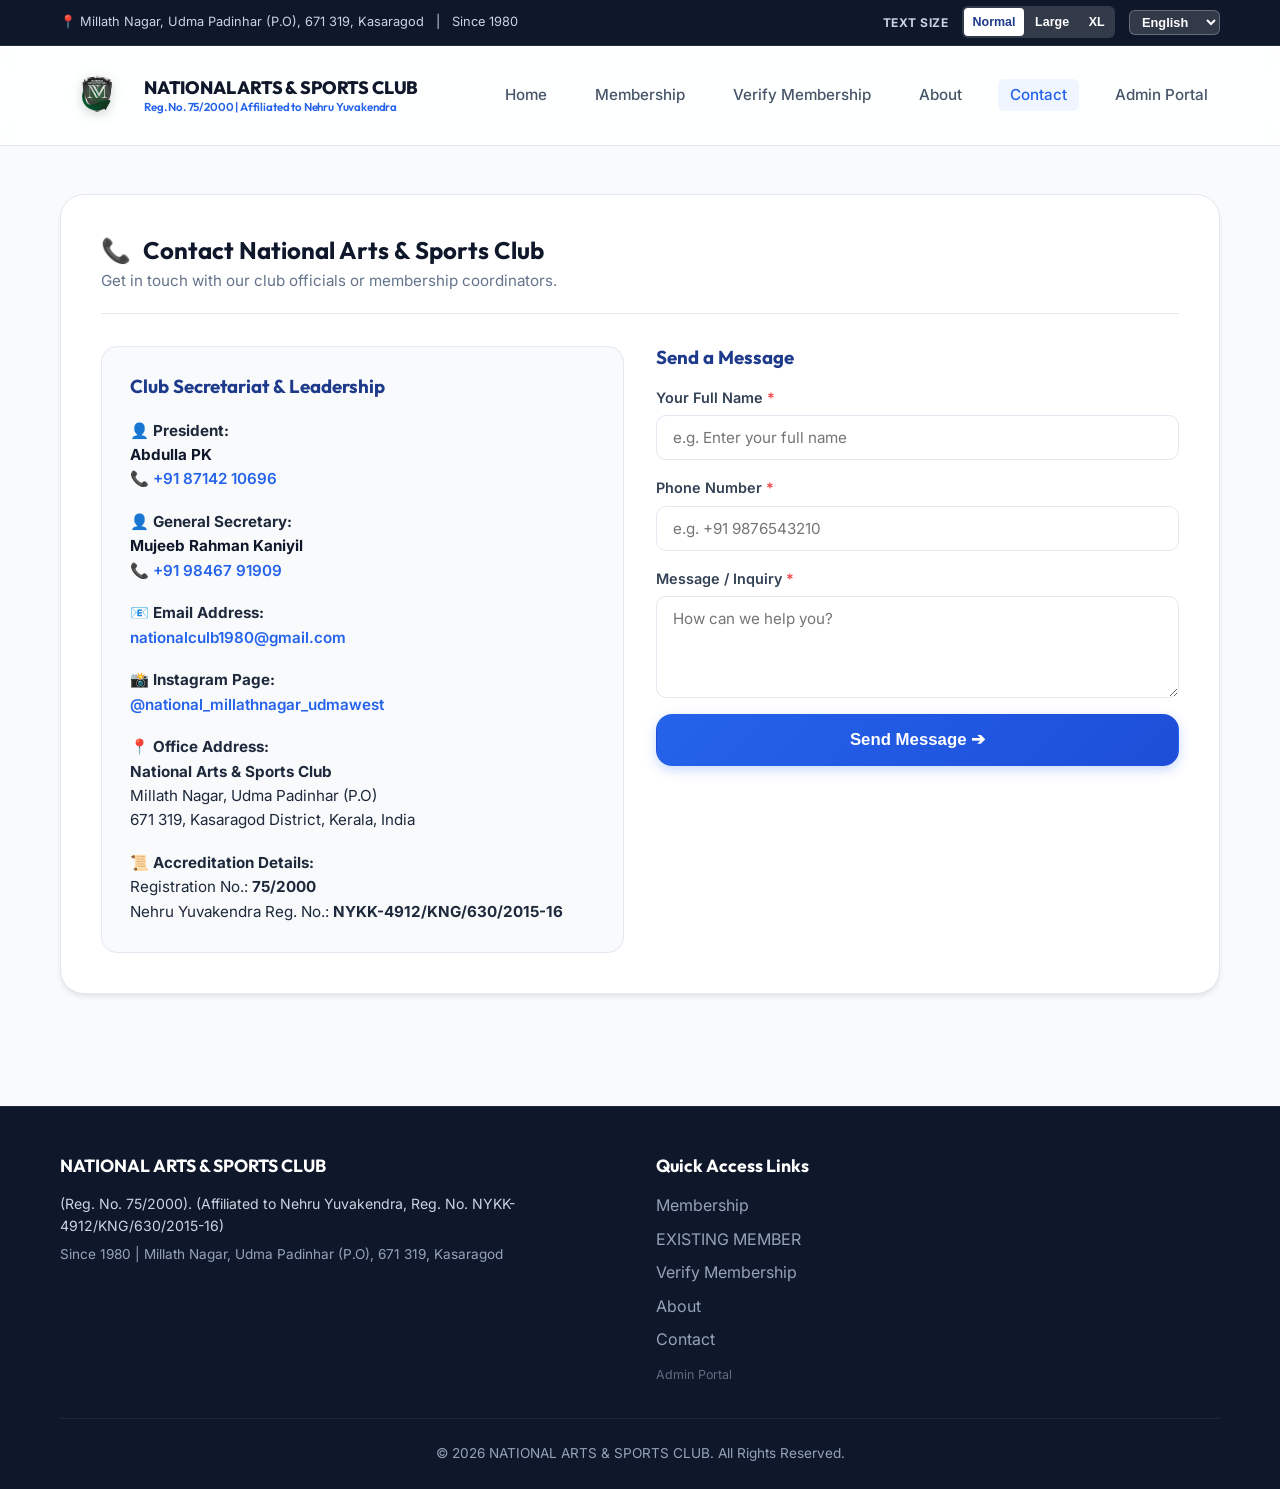
<file: contact.html>
<!DOCTYPE html>
<html lang="en">
<head>
  <meta charset="UTF-8">
  <meta name="viewport" content="width=device-width, initial-scale=1.0">
  <title>Contact Us | NATIONAL ARTS & SPORTS CLUB</title>
  <meta name="description" content="Contact National Arts & Sports Club, Millath Nagar, Udma Padinhar (P.O), 671 319, Kasaragod.">
  <link rel="icon" type="image/png" href="assets/club-logo.png">
  <link rel="stylesheet" href="css/style.css">
</head>
<body>

  <!-- Top Accessibility Bar -->
  <div class="top-bar">
    <div class="container top-bar-inner">
      <div class="top-bar-info">
        <span>📍 Millath Nagar, Udma Padinhar (P.O), 671 319, Kasaragod</span>
        <span>|</span>
        <span>Since 1980</span>
      </div>
      <div class="top-bar-controls">
        <div class="control-label" data-i18n="text_size">TEXT SIZE</div>
        <div class="btn-toggle-group">
          <button class="btn-toggle-opt btn-text-size active" data-size="normal">Normal</button>
          <button class="btn-toggle-opt btn-text-size" data-size="large">Large</button>
          <button class="btn-toggle-opt btn-text-size" data-size="extralarge">XL</button>
        </div>
        <select class="lang-select lang-select-sm" aria-label="Select Language">
          <option value="en">English</option>
          <option value="ml">മലയാളം</option>
          <option value="kn">ಕನ್ನಡ</option>
        </select>
      </div>
    </div>
  </div>

  <!-- Navbar -->
  <header class="navbar">
    <div class="container nav-container">
      <a href="index.html" class="brand">
        <img src="assets/club-logo.png" class="brand-logo-img" alt="National Arts & Sports Club Official Logo" onerror="this.src='assets/club-logo.png'">
        <div class="brand-text-container">
          <span class="brand-title">NATIONAL ARTS & SPORTS CLUB</span>
          <span class="brand-meta">Reg. No. 75/2000 | Affiliated to Nehru Yuvakendra</span>
        </div>
      </a>
      <button class="mobile-toggle" id="mobileNavToggle" aria-label="Toggle navigation">☰ Menu</button>
      <ul class="nav-links" id="navLinks">
        <li><a href="index.html" class="nav-link" data-i18n="nav_home">Home</a></li>
        <li><a href="register.html" class="nav-link" data-i18n="nav_membership">Membership</a></li>
        <li><a href="verify.html" class="nav-link" data-i18n="nav_verify">Verify Membership</a></li>
        <li><a href="about.html" class="nav-link" data-i18n="nav_about">About</a></li>
        <li><a href="contact.html" class="nav-link active" data-i18n="nav_contact">Contact</a></li>
        <li><a href="admin.html" class="nav-link">Admin Portal</a></li>
      </ul>
    </div>
  </header>

  <!-- Content -->
  <main class="container" style="padding-top: 3rem; padding-bottom: 5rem;">
    <div class="card-box">
      <div class="card-box-header">
        <h1 class="card-box-title">
          <span>📞</span> Contact National Arts & Sports Club
        </h1>
        <p class="card-box-subtitle">Get in touch with our club officials or membership coordinators.</p>
      </div>

      <div style="display: grid; grid-template-columns: repeat(auto-fit, minmax(300px, 1fr)); gap: 2rem; margin-top: 2rem;">
        <div style="background-color: var(--slate-50); padding: 1.75rem; border-radius: var(--radius-lg); border: 1px solid var(--border-color);">
          <h3 style="color: var(--primary-900); margin-bottom: 1.25rem;">Club Secretariat & Leadership</h3>
          
          <div style="display: flex; flex-direction: column; gap: 1.15rem; font-size: 0.95rem;">
            
            <div>
              <strong>👤 President:</strong><br>
              <span style="font-weight: 700; color: var(--slate-900);">Abdulla PK</span><br>
              <a href="tel:+918714210696" style="font-weight: 600;">📞 +91 87142 10696</a>
            </div>

            <div>
              <strong>👤 General Secretary:</strong><br>
              <span style="font-weight: 700; color: var(--slate-900);">Mujeeb Rahman Kaniyil</span><br>
              <a href="tel:+919846791909" style="font-weight: 600;">📞 +91 98467 91909</a>
            </div>

            <div>
              <strong>📧 Email Address:</strong><br>
              <a href="mailto:nationalculb1980@gmail.com" style="font-weight: 600; word-break: break-all;">nationalculb1980@gmail.com</a>
            </div>

            <div>
              <strong>📸 Instagram Page:</strong><br>
              <a href="https://www.instagram.com/national_millathnagar_udmawest" target="_blank" rel="noopener noreferrer" style="font-weight: 600;">@national_millathnagar_udmawest</a>
            </div>

            <div>
              <strong>📍 Office Address:</strong><br>
              <strong>National Arts & Sports Club</strong><br>
              Millath Nagar, Udma Padinhar (P.O)<br>
              671 319, Kasaragod District, Kerala, India
            </div>

            <div>
              <strong>📜 Accreditation Details:</strong><br>
              Registration No.: <strong>75/2000</strong><br>
              Nehru Yuvakendra Reg. No.: <strong>NYKK-4912/KNG/630/2015-16</strong>
            </div>

          </div>
        </div>

        <div>
          <h3 style="color: var(--primary-900); margin-bottom: 1rem;">Send a Message</h3>
          <form id="contactForm" onsubmit="event.preventDefault(); showToast('Thank you! Your message has been sent successfully.', 'success'); this.reset();">
            <div class="form-group" style="margin-bottom: 1rem;">
              <label class="form-label" for="cName">Your Full Name <span class="required-asterisk">*</span></label>
              <input type="text" id="cName" class="form-control" required placeholder="e.g. Enter your full name">
            </div>

            <div class="form-group" style="margin-bottom: 1rem;">
              <label class="form-label" for="cPhone">Phone Number <span class="required-asterisk">*</span></label>
              <input type="tel" id="cPhone" class="form-control" required placeholder="e.g. +91 9876543210">
            </div>

            <div class="form-group" style="margin-bottom: 1rem;">
              <label class="form-label" for="cMsg">Message / Inquiry <span class="required-asterisk">*</span></label>
              <textarea id="cMsg" class="form-control" rows="4" required placeholder="How can we help you?"></textarea>
            </div>

            <button type="submit" class="btn btn-primary btn-block btn-lg">Send Message ➔</button>
          </form>
        </div>
      </div>
    </div>
  </main>

  <!-- Footer -->
  <footer class="footer">
    <div class="container">
      <div class="footer-content">
        <div>
          <h4 class="footer-title">NATIONAL ARTS & SPORTS CLUB</h4>
          <p style="font-size: 0.88rem; color: var(--slate-300);" data-i18n="org_tagline_text">Reg. No. 75/2000 | Affiliated to Nehru Yuvakendra (Reg. No. NYKK-4912/KNG/630/2015-16)</p>
          <p style="font-size: 0.85rem; color: var(--slate-400); margin-top: 0.4rem;">Since 1980 | <span data-i18n="org_address_text">Millath Nagar, Udma Padinhar (P.O), 671 319, Kasaragod</span></p>
        </div>

        <div>
          <h4 class="footer-title" data-i18n="quick_access_title">Quick Access Links</h4>
          <ul class="footer-links">
            <li><a href="register.html" data-i18n="nav_membership">Become a Member</a></li>
            <li><a href="renewal.html" data-i18n="card_existing_title">Existing Member Renewal</a></li>
            <li><a href="verify.html" data-i18n="nav_verify">Verify Membership</a></li>
            <li><a href="about.html" data-i18n="nav_about">About Us</a></li>
            <li><a href="contact.html" data-i18n="nav_contact">Contact Us</a></li>
            <li><a href="admin.html" style="font-size: 0.78rem; opacity: 0.6;">Admin Portal</a></li>
          </ul>
        </div>
      </div>

      <div class="footer-bottom">
        <p>&copy; <span class="current-year">2026</span> NATIONAL ARTS & SPORTS CLUB. All Rights Reserved.</p>
      </div>
    </div>
  </footer>

  <!-- Scripts -->
  <script src="js/config.js"></script>
  <script src="js/main.js"></script>
</body>
</html>
</file>
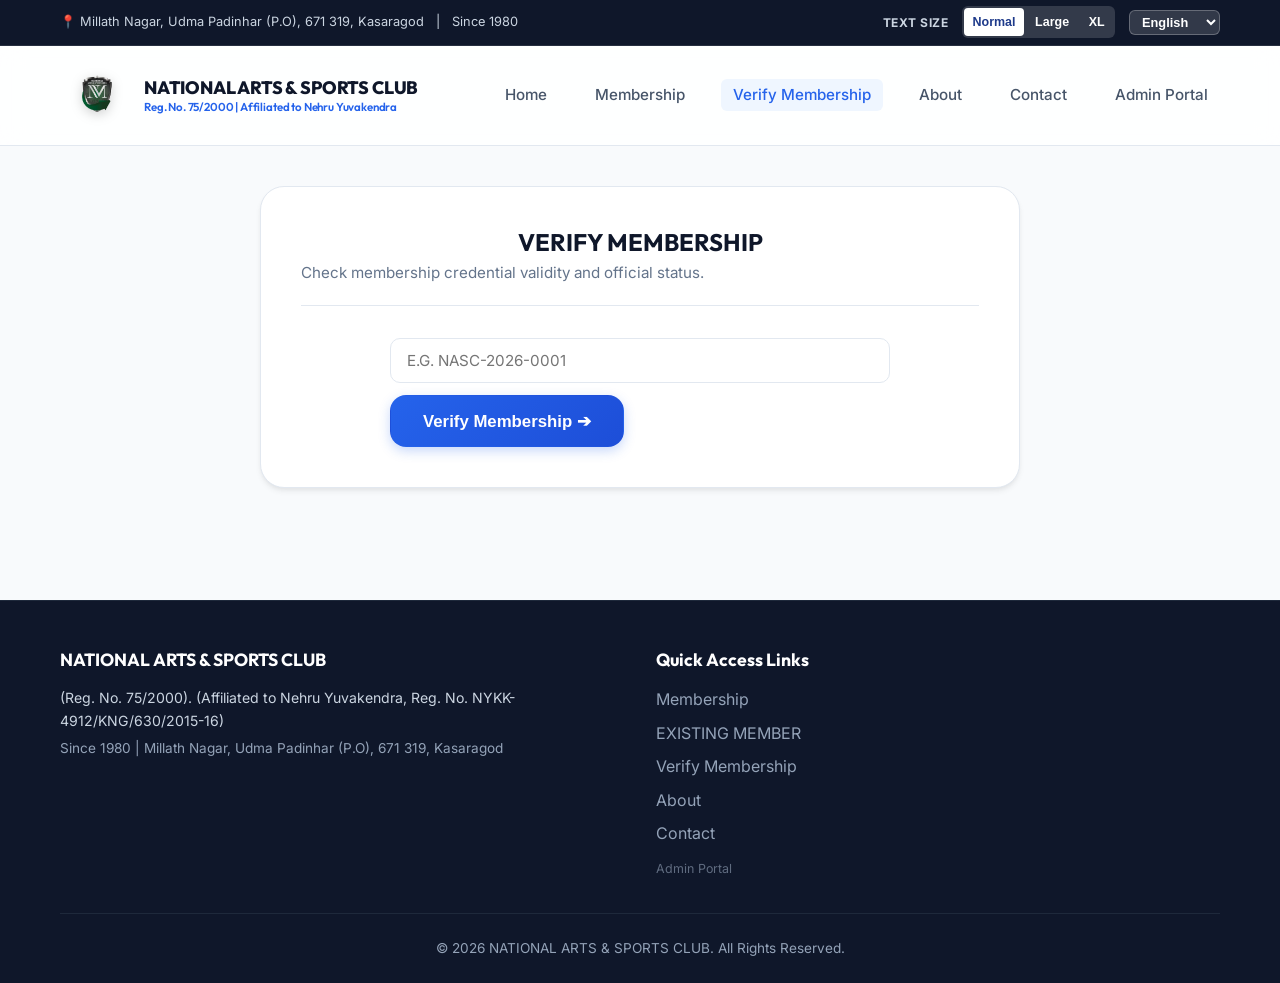
<file: verify.html>
<!DOCTYPE html>
<html lang="en">
<head>
  <meta charset="UTF-8">
  <meta name="viewport" content="width=device-width, initial-scale=1.0">
  <title>Verify Membership | NATIONAL ARTS & SPORTS CLUB</title>
  <meta name="description" content="Public Membership Credential Verification Portal for National Arts & Sports Club.">
  <link rel="icon" type="image/png" href="assets/club-logo.png">
  <link rel="stylesheet" href="css/style.css">
</head>
<body>

  <!-- Top Accessibility Bar -->
  <div class="top-bar">
    <div class="container top-bar-inner">
      <div class="top-bar-info">
        <span>📍 Millath Nagar, Udma Padinhar (P.O), 671 319, Kasaragod</span>
        <span>|</span>
        <span>Since 1980</span>
      </div>
      <div class="top-bar-controls">
        <div class="control-label" data-i18n="text_size">TEXT SIZE</div>
        <div class="btn-toggle-group">
          <button class="btn-toggle-opt btn-text-size active" data-size="normal">Normal</button>
          <button class="btn-toggle-opt btn-text-size" data-size="large">Large</button>
          <button class="btn-toggle-opt btn-text-size" data-size="extralarge">XL</button>
        </div>
        <select class="lang-select lang-select-sm" aria-label="Select Language">
          <option value="en">English</option>
          <option value="ml">മലയാളം</option>
          <option value="kn">കನ್ನಡ</option>
        </select>
      </div>
    </div>
  </div>

  <!-- Navbar -->
  <header class="navbar">
    <div class="container nav-container">
      <a href="index.html" class="brand">
        <img src="assets/club-logo.png" class="brand-logo-img" alt="National Arts & Sports Club Official Logo" onerror="this.src='assets/club-logo.png'">
        <div class="brand-text-container">
          <span class="brand-title">NATIONAL ARTS & SPORTS CLUB</span>
          <span class="brand-meta">Reg. No. 75/2000 | Affiliated to Nehru Yuvakendra</span>
        </div>
      </a>
      <button class="mobile-toggle" id="mobileNavToggle" aria-label="Toggle navigation">☰ Menu</button>
      <ul class="nav-links" id="navLinks">
        <li><a href="index.html" class="nav-link" data-i18n="nav_home">Home</a></li>
        <li><a href="register.html" class="nav-link" data-i18n="nav_membership">Membership</a></li>
        <li><a href="verify.html" class="nav-link active" data-i18n="nav_verify">Verify Membership</a></li>
        <li><a href="about.html" class="nav-link" data-i18n="nav_about">About</a></li>
        <li><a href="contact.html" class="nav-link" data-i18n="nav_contact">Contact</a></li>
        <li><a href="admin.html" class="nav-link">Admin Portal</a></li>
      </ul>
    </div>
  </header>

  <!-- Content -->
  <main class="container container-narrow" style="padding-top: 2.5rem; padding-bottom: 5rem;">
    <div class="card-box text-center">
      <div class="card-box-header">
        <h1 class="card-box-title" style="justify-content: center;" data-i18n="card_verify_title">
          <span>🔍</span> Verify Membership Credential
        </h1>
        <p class="card-box-subtitle" data-i18n="card_verify_desc">Enter the assigned Membership ID (e.g. <code>NASC-2026-0001</code>) to check official active status.</p>
      </div>

      <form id="verifyForm" style="max-width: 500px; margin: 0 auto;">
        <div style="display: flex; gap: 0.75rem; flex-wrap: wrap;">
          <input 
            type="text" 
            id="verifyIdInput" 
            class="form-control" 
            placeholder="e.g. NASC-2026-0001" 
            required
            style="flex-grow: 1; text-transform: uppercase;"
          >
          <button type="submit" class="btn btn-primary btn-lg" data-i18n="btn_verify">
            Verify Member ➔
          </button>
        </div>
      </form>

      <!-- Verification Output Box -->
      <div id="verifyResult"></div>
    </div>
  </main>

  <!-- Footer -->
  <footer class="footer">
    <div class="container">
      <div class="footer-content">
        <div>
          <h4 class="footer-title">NATIONAL ARTS & SPORTS CLUB</h4>
          <p style="font-size: 0.88rem; color: var(--slate-300);" data-i18n="org_tagline_text">Reg. No. 75/2000 | Affiliated to Nehru Yuvakendra (Reg. No. NYKK-4912/KNG/630/2015-16)</p>
          <p style="font-size: 0.85rem; color: var(--slate-400); margin-top: 0.4rem;">Since 1980 | <span data-i18n="org_address_text">Millath Nagar, Udma Padinhar (P.O), 671 319, Kasaragod</span></p>
        </div>

        <div>
          <h4 class="footer-title" data-i18n="quick_access_title">Quick Access Links</h4>
          <ul class="footer-links">
            <li><a href="register.html" data-i18n="nav_membership">Become a Member</a></li>
            <li><a href="renewal.html" data-i18n="card_existing_title">Existing Member Renewal</a></li>
            <li><a href="verify.html" data-i18n="nav_verify">Verify Membership</a></li>
            <li><a href="about.html" data-i18n="nav_about">About Us</a></li>
            <li><a href="contact.html" data-i18n="nav_contact">Contact Us</a></li>
            <li><a href="admin.html" style="font-size: 0.78rem; opacity: 0.6;">Admin Portal</a></li>
          </ul>
        </div>
      </div>

      <div class="footer-bottom">
        <p>&copy; <span class="current-year">2026</span> NATIONAL ARTS & SPORTS CLUB. All Rights Reserved.</p>
      </div>
    </div>
  </footer>

  <!-- Scripts -->
  <script src="js/config.js"></script>
  <script src="js/main.js"></script>
  <script src="js/verification.js?v=VERIFY-FIX-1"></script>
</body>
</html>
</file>
<file: css/style.css>
/* ==========================================================================
   GLOBAL MEMBERSHIP APPLICATION STYLESHEET
   Design System: Modern, Premium, Mobile-First, Accessible
   ========================================================================== */

@import url('https://fonts.googleapis.com/css2?family=Inter:wght@300;400;500;600;700&family=Outfit:wght@400;500;600;700;800&family=Libre+Barcode+39+Text&display=swap');

:root {
  /* Brand Palette */
  --primary-50: #eff6ff;
  --primary-100: #dbeafe;
  --primary-200: #bfdbfe;
  --primary-500: #3b82f6;
  --primary-600: #2563eb;
  --primary-700: #1d4ed8;
  --primary-800: #1e40af;
  --primary-900: #1e3a8a;

  /* Accent & Status */
  --accent-gold-light: #fef3c7;
  --accent-gold: #f59e0b;
  --accent-gold-dark: #b45309;

  --success-50: #f0fdf4;
  --success-500: #22c55e;
  --success-600: #16a34a;
  --success-700: #15803d;

  --warning-50: #fffbe6;
  --warning-500: #eab308;
  --warning-600: #ca8a04;

  --danger-50: #fef2f2;
  --danger-500: #ef4444;
  --danger-600: #dc2626;

  /* Neutrals */
  --slate-50: #f8fafc;
  --slate-100: #f1f5f9;
  --slate-200: #e2e8f0;
  --slate-300: #cbd5e1;
  --slate-400: #94a3b8;
  --slate-500: #64748b;
  --slate-600: #475569;
  --slate-700: #334155;
  --slate-800: #1e293b;
  --slate-900: #0f172a;

  /* Elevate & Surfaces */
  --bg-main: #f8fafc;
  --surface-card: #ffffff;
  --surface-glass: rgba(255, 255, 255, 0.85);
  --border-color: #e2e8f0;

  /* Shadows */
  --shadow-sm: 0 1px 2px 0 rgba(0, 0, 0, 0.05);
  --shadow-md: 0 4px 6px -1px rgba(0, 0, 0, 0.07), 0 2px 4px -1px rgba(0, 0, 0, 0.04);
  --shadow-lg: 0 10px 15px -3px rgba(0, 0, 0, 0.1), 0 4px 6px -2px rgba(0, 0, 0, 0.05);
  --shadow-xl: 0 20px 25px -5px rgba(0, 0, 0, 0.1), 0 10px 10px -5px rgba(0, 0, 0, 0.04);

  /* Radius */
  --radius-sm: 6px;
  --radius-md: 10px;
  --radius-lg: 16px;
  --radius-xl: 24px;
  --radius-full: 9999px;

  /* Transitions */
  --transition-fast: 150ms cubic-bezier(0.4, 0, 0.2, 1);
  --transition-normal: 250ms cubic-bezier(0.4, 0, 0.2, 1);
}

/* Accessibility Text Size Modifiers */
[data-text-size="large"] {
  font-size: 18px;
}

[data-text-size="extralarge"] {
  font-size: 20px;
}

/* Accessible Focus States */
*:focus-visible {
  outline: 3px solid var(--primary-600) !important;
  outline-offset: 2px !important;
}

/* Dark Mode Overrides */
[data-theme="dark"] {
  --bg-main: #0b0f19;
  --surface-card: #151c2c;
  --surface-glass: rgba(21, 28, 44, 0.85);
  --border-color: #26334d;
  --slate-900: #f8fafc;
  --slate-800: #f1f5f9;
  --slate-700: #cbd5e1;
  --slate-600: #94a3b8;
  --slate-500: #64748b;
  --slate-100: #1e293b;
}

/* Top Accessibility & Language Bar */
.top-bar {
  background-color: var(--slate-900);
  color: #ffffff;
  padding: 0.4rem 0;
  font-size: 0.82rem;
  border-bottom: 1px solid rgba(255, 255, 255, 0.1);
}

.top-bar-inner {
  display: flex;
  justify-content: space-between;
  align-items: center;
  flex-wrap: wrap;
  gap: 0.5rem;
}

.top-bar-info {
  display: flex;
  align-items: center;
  gap: 0.75rem;
  color: var(--slate-300);
  font-size: 0.8rem;
}

.top-bar-controls {
  display: flex;
  align-items: center;
  gap: 0.85rem;
}

.control-label {
  font-size: 0.75rem;
  font-weight: 700;
  letter-spacing: 0.5px;
  color: var(--slate-300);
  text-transform: uppercase;
}

.btn-toggle-group {
  display: inline-flex;
  background: rgba(255, 255, 255, 0.15);
  padding: 2px;
  border-radius: var(--radius-sm);
  gap: 2px;
}

.btn-toggle-opt {
  background: transparent;
  border: none;
  color: #ffffff;
  padding: 0.2rem 0.55rem;
  font-size: 0.78rem;
  font-weight: 600;
  border-radius: 4px;
  cursor: pointer;
  min-height: 28px;
  transition: all var(--transition-fast);
}

.btn-toggle-opt.active,
.btn-toggle-opt:hover {
  background: #ffffff;
  color: var(--primary-900);
}

.lang-select-sm {
  background: rgba(255, 255, 255, 0.15);
  color: #ffffff;
  border: 1px solid rgba(255, 255, 255, 0.25);
  border-radius: var(--radius-sm);
  padding: 0.2rem 0.5rem;
  font-size: 0.8rem;
  font-weight: 600;
  cursor: pointer;
}

.lang-select-sm option {
  background: var(--slate-900);
  color: #ffffff;
}

/* Reset & Base */
*,
*::before,
*::after {
  box-sizing: border-box;
  margin: 0;
  padding: 0;
}

body {
  font-family: 'Inter', system-ui, -apple-system, sans-serif;
  background-color: var(--bg-main);
  color: var(--slate-800);
  line-height: 1.6;
  min-height: 100vh;
  display: flex;
  flex-direction: column;
  -webkit-font-smoothing: antialiased;
}

h1,
h2,
h3,
h4,
h5,
h6 {
  font-family: 'Outfit', system-ui, sans-serif;
  color: var(--slate-900);
  font-weight: 700;
  line-height: 1.25;
}

a {
  color: var(--primary-600);
  text-decoration: none;
  transition: color var(--transition-fast);
}

a:hover {
  color: var(--primary-700);
}

/* Container */
.container {
  width: 100%;
  max-width: 1200px;
  margin: 0 auto;
  padding: 0 1.25rem;
}

.container-narrow {
  max-width: 800px;
}

/* Header & Navbar */
.navbar {
  position: sticky;
  top: 0;
  z-index: 100;
  background-color: var(--surface-glass);
  backdrop-filter: blur(12px);
  -webkit-backdrop-filter: blur(12px);
  border-bottom: 1px solid var(--border-color);
  padding: 0.85rem 0;
  transition: all var(--transition-normal);
}

.nav-container {
  display: flex;
  align-items: center;
  justify-content: space-between;
}

.brand {
  display: flex;
  align-items: center;
  gap: 0.75rem;
  font-weight: 800;
  color: var(--slate-900);
  font-family: 'Outfit', sans-serif;
  letter-spacing: -0.01em;
  text-decoration: none;
}

.brand-logo-img {
  width: 72px;
  height: 72px;
  object-fit: contain;
  filter: drop-shadow(0 3px 6px rgba(0, 0, 0, 0.18));
  flex-shrink: 0;
  transition: transform var(--transition-fast);
}

.brand-logo-img:hover {
  transform: scale(1.06);
}

.brand-text-container {
  display: flex;
  flex-direction: column;
  justify-content: center;
  line-height: 1.15;
}

.brand-title {
  font-family: 'Outfit', sans-serif;
  font-size: 1.12rem;
  font-weight: 800;
  color: var(--slate-900);
  letter-spacing: -0.01em;
}

.brand-meta {
  font-size: 0.72rem;
  font-weight: 600;
  color: var(--primary-600);
  margin-top: 1px;
}

.nav-links {
  display: flex;
  align-items: center;
  gap: 1.5rem;
  list-style: none;
}

.nav-link {
  font-weight: 500;
  font-size: 0.95rem;
  color: var(--slate-600);
  padding: 0.4rem 0.75rem;
  border-radius: var(--radius-sm);
  transition: all var(--transition-fast);
}

.nav-link:hover,
.nav-link.active {
  color: var(--primary-600);
  background-color: var(--primary-50);
}

.mobile-toggle {
  display: none;
  background: none;
  border: none;
  font-size: 1.5rem;
  color: var(--slate-700);
  cursor: pointer;
}

/* Buttons */
.btn {
  display: inline-flex;
  align-items: center;
  justify-content: center;
  gap: 0.5rem;
  padding: 0.75rem 1.5rem;
  font-size: 0.95rem;
  font-weight: 600;
  border-radius: var(--radius-md);
  border: 1px solid transparent;
  cursor: pointer;
  transition: all var(--transition-normal);
  text-align: center;
  white-space: nowrap;
  box-shadow: var(--shadow-sm);
}

.btn:active {
  transform: translateY(1px);
}

.btn-primary {
  background: linear-gradient(135deg, var(--primary-600), var(--primary-700));
  color: #ffffff;
  box-shadow: 0 4px 12px rgba(37, 99, 235, 0.25);
}

.btn-primary:hover {
  background: linear-gradient(135deg, var(--primary-700), var(--primary-800));
  box-shadow: 0 6px 16px rgba(37, 99, 235, 0.35);
  color: #ffffff;
}

.btn-secondary {
  background-color: #ffffff;
  border-color: var(--slate-300);
  color: var(--slate-700);
}

.btn-secondary:hover {
  background-color: var(--slate-100);
  border-color: var(--slate-400);
  color: var(--slate-900);
}

.btn-outline-primary {
  background-color: transparent;
  border-color: var(--primary-600);
  color: var(--primary-600);
}

.btn-outline-primary:hover {
  background-color: var(--primary-50);
}

.btn-success {
  background: linear-gradient(135deg, var(--success-600), var(--success-700));
  color: #ffffff;
}

.btn-success:hover {
  background: linear-gradient(135deg, var(--success-700), var(--success-700));
  color: #ffffff;
}

.btn-gold {
  background: linear-gradient(135deg, #f59e0b, #d97706);
  color: #ffffff;
}

.btn-gold:hover {
  background: linear-gradient(135deg, #d97706, #b45309);
  color: #ffffff;
}

.btn-sm {
  padding: 0.4rem 0.85rem;
  font-size: 0.85rem;
}

.btn-lg {
  padding: 0.9rem 2rem;
  font-size: 1.05rem;
  border-radius: var(--radius-lg);
}

.btn-block {
  width: 100%;
}

.btn:disabled {
  opacity: 0.65;
  cursor: not-allowed;
  transform: none !important;
  box-shadow: none !important;
}

/* Banner Alerts */
.demo-banner {
  background: linear-gradient(90deg, #1e3a8a, #3b82f6);
  color: #ffffff;
  padding: 0.75rem 1rem;
  font-size: 0.9rem;
  text-align: center;
}

.demo-banner p {
  margin: 0;
  display: flex;
  align-items: center;
  justify-content: center;
  gap: 0.5rem;
  flex-wrap: wrap;
}

.demo-banner strong {
  background-color: rgba(255, 255, 255, 0.2);
  padding: 0.1rem 0.5rem;
  border-radius: var(--radius-sm);
}

/* Hero Section */
.hero-section {
  padding: 4rem 0 3rem;
  text-align: center;
  position: relative;
  overflow: hidden;
}

.hero-section::before {
  content: '';
  position: absolute;
  top: -100px;
  left: 50%;
  transform: translateX(-50%);
  width: 600px;
  height: 600px;
  background: radial-gradient(circle, rgba(59, 130, 246, 0.15) 0%, rgba(255, 255, 255, 0) 70%);
  pointer-events: none;
  z-index: 0;
}

.hero-content {
  position: relative;
  z-index: 1;
  max-width: 800px;
  margin: 0 auto;
}

.hero-badge {
  display: inline-flex;
  align-items: center;
  gap: 0.5rem;
  background-color: var(--primary-50);
  border: 1px solid var(--primary-200);
  color: var(--primary-700);
  padding: 0.35rem 1rem;
  border-radius: var(--radius-full);
  font-size: 0.85rem;
  font-weight: 600;
  margin-bottom: 1.5rem;
}

.hero-title {
  font-size: 3rem;
  letter-spacing: -0.02em;
  margin-bottom: 1.25rem;
  color: var(--slate-900);
}

.hero-title span {
  background: linear-gradient(135deg, var(--primary-600), var(--primary-800));
  -webkit-background-clip: text;
  -webkit-text-fill-color: transparent;
}

.hero-subtitle {
  font-size: 1.15rem;
  color: var(--slate-600);
  margin-bottom: 2.25rem;
  max-width: 680px;
  margin-left: auto;
  margin-right: auto;
}

.hero-actions {
  display: flex;
  gap: 1rem;
  justify-content: center;
  flex-wrap: wrap;
  margin-bottom: 3rem;
}

.hero-accreditations {
  display: flex;
  flex-wrap: wrap;
  justify-content: center;
  gap: 0.5rem;
  margin-top: 1.25rem;
}

.accreditation-pill {
  background-color: var(--success-50);
  border: 1px solid rgba(34, 197, 94, 0.3);
  color: var(--success-700);
  font-weight: 700;
  font-size: 0.78rem;
  padding: 0.35rem 0.8rem;
  border-radius: var(--radius-full);
  display: inline-flex;
  align-items: center;
  gap: 0.35rem;
  white-space: nowrap;
}

/* Feature Grid */
.features-grid {
  display: grid;
  grid-template-columns: repeat(auto-fit, minmax(260px, 1fr));
  gap: 1.5rem;
  margin: 3rem 0;
}

.feature-card {
  background-color: var(--surface-card);
  border: 1px solid var(--border-color);
  border-radius: var(--radius-lg);
  padding: 1.75rem;
  transition: all var(--transition-normal);
  box-shadow: var(--shadow-sm);
}

.feature-card:hover {
  transform: translateY(-4px);
  box-shadow: var(--shadow-md);
  border-color: var(--primary-200);
}

.feature-icon {
  width: 50px;
  height: 50px;
  border-radius: var(--radius-md);
  background: var(--primary-50);
  color: var(--primary-600);
  display: flex;
  align-items: center;
  justify-content: center;
  font-size: 1.35rem;
  margin-bottom: 1.25rem;
}

.feature-title {
  font-size: 1.15rem;
  margin-bottom: 0.5rem;
}

.feature-desc {
  color: var(--slate-600);
  font-size: 0.92rem;
}

/* Action Cards Grid (Homepage Highlights) */
.action-cards-grid {
  display: grid;
  grid-template-columns: repeat(auto-fit, minmax(280px, 1fr));
  gap: 1.5rem;
  margin-top: 1rem;
  margin-bottom: 2.5rem;
}

.action-card {
  background-color: var(--surface-card);
  border: 1px solid var(--border-color);
  border-radius: var(--radius-xl);
  padding: 1.85rem;
  display: flex;
  flex-direction: column;
  justify-content: space-between;
  box-shadow: var(--shadow-sm);
  transition: all var(--transition-normal);
}

.action-card:hover {
  transform: translateY(-4px);
  box-shadow: var(--shadow-lg);
  border-color: var(--primary-300);
}

.action-card-title {
  font-size: 1.25rem;
  font-weight: 800;
  margin-bottom: 0.5rem;
  color: var(--slate-900);
}

.action-card-desc {
  font-size: 0.92rem;
  color: var(--slate-600);
  margin-bottom: 1.5rem;
  line-height: 1.5;
}

/* Card Sections */
.card-box {
  background-color: var(--surface-card);
  border: 1px solid var(--border-color);
  border-radius: var(--radius-xl);
  padding: 2.5rem;
  box-shadow: var(--shadow-md);
  margin-bottom: 2rem;
}

.card-box-header {
  border-bottom: 1px solid var(--border-color);
  padding-bottom: 1.25rem;
  margin-bottom: 2rem;
}

.card-box-title {
  font-size: 1.5rem;
  display: flex;
  align-items: center;
  gap: 0.75rem;
}

.card-box-subtitle {
  color: var(--slate-500);
  font-size: 0.95rem;
  margin-top: 0.25rem;
}

/* Form Styles */
.form-grid {
  display: grid;
  grid-template-columns: repeat(12, 1fr);
  gap: 1.25rem;
}

.form-group {
  grid-column: span 12;
  display: flex;
  flex-direction: column;
  gap: 0.4rem;
}

.form-group-half {
  grid-column: span 6;
}

.form-group-third {
  grid-column: span 4;
}

.form-label {
  font-size: 0.9rem;
  font-weight: 600;
  color: var(--slate-700);
  display: flex;
  align-items: center;
  gap: 0.25rem;
}

.required-asterisk {
  color: var(--danger-500);
}

.form-control {
  width: 100%;
  padding: 0.75rem 1rem;
  font-size: 0.95rem;
  font-family: inherit;
  color: var(--slate-800);
  background-color: var(--surface-card);
  border: 1.5px solid var(--border-color);
  border-radius: var(--radius-md);
  outline: none;
  transition: all var(--transition-fast);
}

.form-control:focus {
  border-color: var(--primary-600);
  box-shadow: 0 0 0 3px rgba(37, 99, 235, 0.15);
}

textarea.form-control {
  resize: vertical;
  min-height: 90px;
}

.form-hint {
  font-size: 0.8rem;
  color: var(--slate-500);
}

.invalid-feedback {
  color: var(--danger-600);
  font-size: 0.82rem;
  display: none;
  margin-top: 0.2rem;
}

.form-control.is-invalid {
  border-color: var(--danger-500);
  background-color: #fff8f8;
}

.form-control.is-invalid+.invalid-feedback {
  display: block;
}

/* Photo Upload Box */
.photo-upload-zone {
  border: 2px dashed var(--slate-300);
  border-radius: var(--radius-lg);
  padding: 1.75rem;
  text-align: center;
  background-color: var(--slate-50);
  cursor: pointer;
  transition: all var(--transition-fast);
  position: relative;
}

.photo-upload-zone:hover {
  border-color: var(--primary-600);
  background-color: var(--primary-50);
}

.photo-preview-container {
  display: flex;
  flex-direction: column;
  align-items: center;
  gap: 1rem;
}

.photo-preview-img {
  width: 110px;
  height: 110px;
  object-fit: cover;
  border-radius: var(--radius-md);
  border: 3px solid #ffffff;
  box-shadow: var(--shadow-md);
}

.photo-upload-input {
  position: absolute;
  inset: 0;
  width: 100%;
  height: 100%;
  opacity: 0;
  cursor: pointer;
  z-index: 1;
}

.photo-upload-zone button,
.photo-upload-zone a {
  position: relative;
  z-index: 10;
}

/* Digital Membership Card Styles (Premium Corporate Layout) */
.printable-card-area {
  width: 100%;
  max-width: 480px;
  margin: 0 auto;
  display: flex;
  justify-content: center;
  align-items: center;
  overflow: visible;
}

.card-wrapper {
  perspective: 1000px;
  margin: 2rem auto;
  max-width: 480px;
}

/* ==========================================================================
   MASTER ID CARD DESIGN SYSTEM (CR80 Standard 85.60mm x 53.98mm / 1536x969 px Canvas)
   ========================================================================== */

.printable-card-area {
  width: 100%;
  max-width: 520px;
  margin: 0 auto;
  display: flex;
  flex-direction: column;
  align-items: center;
}

.card-scale-wrapper {
  width: 100%;
  max-width: 500px;
  position: relative;
  aspect-ratio: 1536 / 969;
  margin: 0 auto;
}

.master-card-canvas {
  width: 1536px;
  height: 969px;
  position: absolute;
  top: 0;
  left: 0;
  transform-origin: top left;
  transform: scale(var(--card-scale, 0.32552));
  box-sizing: border-box;
  background: linear-gradient(135deg, #061d19 0%, #063d32 48%, #082c49 100%);
  border-radius: 64px;
  padding: 4rem 4.5rem 3.2rem;
  color: #ffffff;
  overflow: hidden;
  box-shadow: 0 45px 100px rgba(0, 0, 0, 0.55), inset 0 0 0 3px rgba(255, 255, 255, 0.12);
  font-family: 'Inter', system-ui, sans-serif;
  user-select: none;
}

/* Responsive Scaling for smaller screens */
@media (max-width: 520px) {
  .card-scale-wrapper {
    width: 100%;
    max-width: 100%;
  }
}

/* Decorative glowing circles & diagonal light beam */
.master-card-canvas::before {
  content: "";
  position: absolute;
  width: 1040px;
  height: 1040px;
  right: -400px;
  top: -500px;
  border-radius: 50%;
  background: rgba(0, 190, 150, 0.22);
  pointer-events: none;
}

.master-card-canvas::after {
  content: "";
  position: absolute;
  width: 900px;
  height: 900px;
  right: -500px;
  bottom: -460px;
  border-radius: 50%;
  border: 150px solid rgba(0, 145, 220, 0.2);
  pointer-events: none;
}

.master-card-canvas .diagonal-beam {
  position: absolute;
  width: 1400px;
  height: 300px;
  right: -420px;
  bottom: 50px;
  transform: rotate(-20deg);
  background: linear-gradient(90deg, transparent, rgba(0, 192, 160, 0.28), rgba(0, 130, 220, 0.32));
  pointer-events: none;
}

/* Security Watermark Pattern */
.master-card-canvas .security-watermark {
  position: absolute;
  inset: 0;
  background-image: radial-gradient(rgba(255, 255, 255, 0.04) 2px, transparent 2px);
  background-size: 32px 32px;
  pointer-events: none;
}

/* Front Side Elements */
.mc-header-row {
  display: flex;
  align-items: center;
  justify-content: space-between;
  border-bottom: 3.5px solid rgba(255, 255, 255, 0.18);
  padding-bottom: 1.6rem;
  margin-bottom: 2rem;
}

.mc-org-branding {
  display: flex;
  align-items: center;
  gap: 2rem;
}

.mc-org-logo {
  width: 200px;
  height: 200px;
  object-fit: contain;
  flex-shrink: 0;
}

.mc-org-name {
  font-family: 'Outfit', sans-serif;
  font-size: 2.75rem;
  font-weight: 800;
  line-height: 1.15;
  color: #ffffff;
  letter-spacing: 1.4px;
  text-transform: uppercase;
}

.mc-org-sub {
  font-size: 1.4rem;
  color: #9cd4c9;
  letter-spacing: 2px;
  margin-top: 5px;
}

.mc-org-address {
  font-size: 1.3rem;
  color: #a8ded3;
  opacity: 0.9;
  margin-top: 4px;
}

.mc-badge-type {
  padding: 18px 40px;
  border: 3.5px solid rgba(255, 255, 255, 0.25);
  border-radius: 70px;
  font-size: 1.65rem;
  font-weight: 700;
  letter-spacing: 3.5px;
  background: rgba(255, 255, 255, 0.15);
  color: #ffffff;
  text-transform: uppercase;
  white-space: nowrap;
}

.mc-body-row {
  display: flex;
  gap: 2.8rem;
  align-items: center;
  margin-top: 0.8rem;
}

.mc-photo-box {
  width: 250px;
  height: 290px;
  border-radius: 42px;
  border: 7px solid #31d3b0;
  overflow: hidden;
  background-color: #062420;
  flex-shrink: 0;
  box-shadow: 0 20px 50px rgba(0, 0, 0, 0.5);
}

.mc-photo-box img {
  width: 100%;
  height: 100%;
  object-fit: cover;
}

.mc-details-box {
  flex-grow: 1;
  display: flex;
  flex-direction: column;
}

.mc-member-name {
  font-family: 'Outfit', sans-serif;
  font-size: 3.8rem;
  font-weight: 800;
  color: #ffffff;
  line-height: 1.15;
  letter-spacing: -0.01em;
  white-space: nowrap;
  overflow: hidden;
  text-overflow: ellipsis;
  max-width: 860px;
}

.mc-member-id {
  font-family: monospace;
  font-size: 2.5rem;
  font-weight: 700;
  color: #a8ded3;
  letter-spacing: 3.5px;
  margin-top: 4px;
}

.mc-info-grid {
  display: grid;
  grid-template-columns: 1fr 1fr;
  gap: 1rem 3.2rem;
  margin-top: 1.4rem;
}

.mc-info-item {
  display: flex;
  flex-direction: column;
}

.mc-info-label {
  font-size: 1.38rem;
  text-transform: uppercase;
  color: #68cbb8;
  letter-spacing: 3.5px;
  font-weight: 700;
}

.mc-info-val {
  font-size: 2.0rem;
  font-weight: 600;
  color: #ffffff;
  white-space: nowrap;
  overflow: hidden;
  text-overflow: ellipsis;
}

.mc-footer-row {
  display: flex;
  align-items: center;
  justify-content: space-between;
  margin-top: 1.8rem;
}

.mc-status-pill {
  font-size: 1.75rem;
  font-weight: 700;
  letter-spacing: 3.5px;
  color: #8ee1d2;
  text-transform: uppercase;
  display: flex;
  align-items: center;
  gap: 0.8rem;
}

.mc-status-pill::before {
  content: "●";
  color: #31d3b0;
  font-size: 2.1rem;
}

.mc-footer-right-group {
  display: flex;
  align-items: center;
  gap: 2.2rem;
}

.mc-signature-block {
  display: flex;
  flex-direction: column;
  align-items: center;
  justify-content: center;
  text-align: center;
}

.mc-signature-img {
  height: 85px;
  max-width: 220px;
  object-fit: contain;
  display: block;
  filter: drop-shadow(0 4px 12px rgba(0, 0, 0, 0.4));
}

.mc-signature-label {
  font-size: 1.1rem;
  font-weight: 700;
  letter-spacing: 2px;
  color: #68cbb8;
  text-transform: uppercase;
  margin-top: 4px;
}

.mc-signature-img-back {
  height: 75px;
  max-width: 180px;
  object-fit: contain;
  margin-bottom: -0.4rem;
  filter: drop-shadow(0 4px 10px rgba(0, 0, 0, 0.3));
}

.mc-qr-box {
  background: #ffffff;
  padding: 10px;
  border-radius: 20px;
  width: 135px;
  height: 135px;
  display: flex;
  align-items: center;
  justify-content: center;
  flex-shrink: 0;
  box-shadow: 0 10px 28px rgba(0, 0, 0, 0.4);
}

.mc-qr-box canvas,
.mc-qr-box img {
  width: 100%;
  height: 100%;
}

/* Back Side Specific Elements */
.mc-back-header {
  border-bottom: 3.5px solid rgba(255, 255, 255, 0.18);
  padding-bottom: 1.4rem;
  margin-bottom: 1.8rem;
  display: flex;
  justify-content: space-between;
  align-items: center;
}

.mc-back-title {
  font-family: 'Outfit', sans-serif;
  font-size: 2.6rem;
  font-weight: 800;
  color: #ffffff;
  letter-spacing: 1.8px;
}

.mc-back-subtitle {
  font-size: 1.4rem;
  color: #9cd4c9;
  letter-spacing: 2.5px;
  text-transform: uppercase;
}

.mc-back-body {
  display: grid;
  grid-template-columns: 2.2fr 1fr;
  gap: 2.8rem;
  margin-top: 1.4rem;
}

.mc-terms-box {
  font-size: 1.4rem;
  color: #cbd5e1;
  line-height: 1.55;
}

.mc-terms-box h5 {
  font-size: 1.6rem;
  color: #31d3b0;
  margin-bottom: 0.7rem;
  letter-spacing: 1.8px;
  text-transform: uppercase;
}

.mc-terms-list {
  padding-left: 2rem;
  margin: 0.5rem 0;
}

.mc-terms-list li {
  margin-bottom: 0.6rem;
}

.mc-contact-info {
  margin-top: 1.4rem;
  font-size: 1.35rem;
  color: #94a3b8;
  border-top: 2px solid rgba(255, 255, 255, 0.12);
  padding-top: 1rem;
  line-height: 1.5;
}

.mc-sign-box {
  display: flex;
  flex-direction: column;
  align-items: center;
  justify-content: flex-end;
  text-align: center;
}

.mc-seal-img {
  width: 170px;
  height: 170px;
  object-fit: contain;
  opacity: 0.9;
  margin-bottom: 0.4rem;
}

.mc-sign-line {
  width: 100%;
  border-top: 3.5px dashed rgba(255, 255, 255, 0.4);
  margin-top: 0.8rem;
  padding-top: 0.5rem;
  font-size: 1.4rem;
  color: #a8ded3;
  font-weight: 700;
}



/* Verification Result Card */
.verify-card {
  background-color: var(--surface-card);
  border-radius: var(--radius-xl);
  border: 1px solid var(--border-color);
  padding: 2rem;
  box-shadow: var(--shadow-md);
}

.verify-badge-verified {
  background-color: var(--success-50);
  border: 1px solid rgba(34, 197, 94, 0.3);
  color: var(--success-700);
  padding: 0.5rem 1rem;
  border-radius: var(--radius-full);
  display: inline-flex;
  align-items: center;
  gap: 0.5rem;
  font-weight: 700;
  margin-bottom: 1.5rem;
}

.verify-badge-invalid {
  background-color: var(--danger-50);
  border: 1px solid rgba(239, 68, 68, 0.3);
  color: var(--danger-600);
  padding: 0.5rem 1rem;
  border-radius: var(--radius-full);
  display: inline-flex;
  align-items: center;
  gap: 0.5rem;
  font-weight: 700;
  margin-bottom: 1.5rem;
}

.verify-details-grid {
  display: grid;
  grid-template-columns: repeat(auto-fit, minmax(200px, 1fr));
  gap: 1.25rem;
  margin-top: 1.5rem;
}

.verify-detail-item {
  background-color: var(--slate-50);
  padding: 1rem;
  border-radius: var(--radius-md);
  border: 1px solid var(--slate-200);
}

.verify-detail-label {
  font-size: 0.8rem;
  color: var(--slate-500);
  text-transform: uppercase;
  letter-spacing: 0.5px;
  margin-bottom: 0.2rem;
}

.verify-detail-val {
  font-size: 1.05rem;
  font-weight: 700;
  color: var(--slate-800);
}

/* Admin Dashboard Table & Stats */
.stats-grid {
  display: grid;
  grid-template-columns: repeat(auto-fit, minmax(200px, 1fr));
  gap: 1.25rem;
  margin-bottom: 2rem;
}

.stat-card {
  background-color: var(--surface-card);
  border: 1px solid var(--border-color);
  border-radius: var(--radius-lg);
  padding: 1.5rem;
  box-shadow: var(--shadow-sm);
  display: flex;
  align-items: center;
  gap: 1.25rem;
}

.stat-icon {
  width: 52px;
  height: 52px;
  border-radius: var(--radius-md);
  display: flex;
  align-items: center;
  justify-content: center;
  font-size: 1.4rem;
  flex-shrink: 0;
}

.stat-icon.primary {
  background-color: var(--primary-50);
  color: var(--primary-600);
}

.stat-icon.success {
  background-color: var(--success-50);
  color: var(--success-600);
}

.stat-icon.warning {
  background-color: var(--warning-50);
  color: var(--warning-600);
}

.stat-icon.danger {
  background-color: var(--danger-50);
  color: var(--danger-600);
}

.stat-num {
  font-size: 1.75rem;
  font-weight: 800;
  line-height: 1;
  margin-bottom: 0.25rem;
}

.stat-label {
  font-size: 0.85rem;
  color: var(--slate-500);
}

.table-responsive {
  width: 100%;
  overflow-x: auto;
  border-radius: var(--radius-md);
  border: 1px solid var(--border-color);
}

.data-table {
  width: 100%;
  border-collapse: collapse;
  text-align: left;
  font-size: 0.9rem;
}

.data-table th {
  background-color: var(--slate-100);
  color: var(--slate-700);
  font-weight: 600;
  padding: 0.85rem 1rem;
  border-bottom: 1px solid var(--border-color);
  white-space: nowrap;
}

.data-table td {
  padding: 0.85rem 1rem;
  border-bottom: 1px solid var(--border-color);
  vertical-align: middle;
  background-color: var(--surface-card);
}

.data-table tr:hover td {
  background-color: var(--slate-50);
}

.badge {
  display: inline-flex;
  align-items: center;
  padding: 0.25rem 0.65rem;
  border-radius: var(--radius-full);
  font-size: 0.75rem;
  font-weight: 700;
  text-transform: uppercase;
}

.badge-active {
  background-color: var(--success-50);
  color: var(--success-700);
  border: 1px solid rgba(34, 197, 94, 0.3);
}

.badge-expired {
  background-color: var(--danger-50);
  color: var(--danger-600);
  border: 1px solid rgba(239, 68, 68, 0.3);
}

.badge-pending {
  background-color: var(--warning-50);
  color: var(--warning-600);
  border: 1px solid rgba(234, 179, 8, 0.3);
}

.badge-new {
  background-color: var(--primary-50);
  color: var(--primary-700);
  border: 1px solid rgba(37, 99, 235, 0.3);
}

.badge-renewal {
  background-color: #fef3c7;
  color: #b45309;
  border: 1px solid rgba(245, 158, 11, 0.4);
}

/* Modal Dialog */
.modal-backdrop {
  position: fixed;
  inset: 0;
  background-color: rgba(15, 23, 42, 0.6);
  backdrop-filter: blur(4px);
  z-index: 1000;
  display: flex;
  align-items: center;
  justify-content: center;
  padding: 1rem;
  opacity: 0;
  pointer-events: none;
  transition: opacity var(--transition-normal);
}

.modal-backdrop.active {
  opacity: 1;
  pointer-events: auto;
}

.modal-content {
  background-color: var(--surface-card);
  border-radius: var(--radius-xl);
  max-width: 600px;
  width: 100%;
  max-height: 90vh;
  overflow-y: auto;
  box-shadow: var(--shadow-xl);
  padding: 2rem;
  position: relative;
  transform: translateY(20px);
  transition: transform var(--transition-normal);
}

.modal-backdrop.active .modal-content {
  transform: translateY(0);
}

.modal-close {
  position: absolute;
  top: 1.25rem;
  right: 1.25rem;
  background: none;
  border: none;
  font-size: 1.5rem;
  color: var(--slate-400);
  cursor: pointer;
}

.modal-close:hover {
  color: var(--slate-700);
}

/* Toast Notification */
.toast-container {
  position: fixed;
  bottom: 1.5rem;
  right: 1.5rem;
  z-index: 1100;
  display: flex;
  flex-direction: column;
  gap: 0.75rem;
  pointer-events: none;
}

.toast {
  pointer-events: auto;
  background-color: var(--slate-900);
  color: #ffffff;
  padding: 0.9rem 1.25rem;
  border-radius: var(--radius-md);
  box-shadow: var(--shadow-lg);
  display: flex;
  align-items: center;
  gap: 0.75rem;
  font-size: 0.9rem;
  min-width: 280px;
  animation: slideInRight 0.3s forwards;
}

.toast-success {
  border-left: 4px solid var(--success-500);
}

.toast-danger {
  border-left: 4px solid var(--danger-500);
}

.toast-info {
  border-left: 4px solid var(--primary-500);
}

@keyframes slideInRight {
  from {
    transform: translateX(100%);
    opacity: 0;
  }

  to {
    transform: translateX(0);
    opacity: 1;
  }
}

/* Loading Overlay */
.loading-overlay {
  position: fixed;
  inset: 0;
  background-color: rgba(255, 255, 255, 0.85);
  backdrop-filter: blur(4px);
  z-index: 2000;
  display: flex;
  flex-direction: column;
  align-items: center;
  justify-content: center;
  gap: 1rem;
}

.spinner {
  width: 48px;
  height: 48px;
  border: 4px solid var(--primary-100);
  border-top-color: var(--primary-600);
  border-radius: 50%;
  animation: spin 0.8s linear infinite;
}

@keyframes spin {
  to {
    transform: rotate(360deg);
  }
}

/* Footer */
.footer {
  margin-top: auto;
  background-color: var(--slate-900);
  color: var(--slate-400);
  padding: 3rem 0 1.5rem;
  border-top: 1px solid var(--slate-800);
}

.footer-content {
  display: grid;
  grid-template-columns: repeat(auto-fit, minmax(220px, 1fr));
  gap: 2rem;
  margin-bottom: 2rem;
}

.footer-title {
  color: #ffffff;
  font-size: 1.1rem;
  margin-bottom: 1rem;
}

.footer-links {
  list-style: none;
  display: flex;
  flex-direction: column;
  gap: 0.5rem;
}

.footer-links a {
  color: var(--slate-400);
}

.footer-links a:hover {
  color: #ffffff;
}

.footer-bottom {
  text-align: center;
  padding-top: 1.5rem;
  border-top: 1px solid var(--slate-800);
  font-size: 0.85rem;
}


/* Mobile Responsive System */
@media (max-width: 768px) {

  /* Top bar layout optimization */
  .top-bar-info {
    display: none !important;
  }

  .top-bar-inner {
    justify-content: center;
  }

  .top-bar-controls {
    gap: 0.5rem;
    width: 100%;
    justify-content: space-between;
  }

  /* Header & Navigation optimization */
  .navbar {
    padding: 0.5rem 0;
  }

  .brand {
    gap: 0.55rem;
  }

  .brand-logo-img {
    width: 40px;
    height: 40px;
  }

  .brand-title {
    font-size: 0.95rem;
    line-height: 1.15;
    max-width: 210px;
  }

  .brand-meta {
    font-size: 0.62rem;
    line-height: 1.1;
    max-width: 210px;
    white-space: nowrap;
    overflow: hidden;
    text-overflow: ellipsis;
  }

  .mobile-toggle {
    display: inline-flex;
    align-items: center;
    justify-content: center;
    gap: 0.3rem;
    padding: 0.4rem 0.75rem;
    font-size: 0.82rem;
    font-weight: 700;
    background-color: var(--primary-50);
    color: var(--primary-700);
    border: 1px solid var(--primary-200);
    border-radius: var(--radius-md);
    cursor: pointer;
    white-space: nowrap;
  }

  .nav-links {
    display: none;
  }

  .nav-links.mobile-open {
    display: flex;
    flex-direction: column;
    position: absolute;
    top: 100%;
    left: 0;
    right: 0;
    background-color: var(--surface-card);
    padding: 1.25rem 1.5rem;
    box-shadow: var(--shadow-lg);
    border-bottom: 1px solid var(--border-color);
    z-index: 999;
  }

  /* Hero & Typography adjustment */
  .hero-section {
    padding: 2.25rem 0 1.5rem;
  }

  .hero-badge {
    font-size: 0.75rem;
    padding: 0.25rem 0.75rem;
    margin-bottom: 1rem;
  }

  .hero-title {
    font-size: 1.7rem;
    line-height: 1.2;
    margin-bottom: 0.75rem;
  }

  .hero-subtitle {
    font-size: 0.95rem;
    line-height: 1.45;
    margin-bottom: 1.25rem;
  }

  /* Form & Grid adjustments */
  .form-group-half,
  .form-group-third {
    grid-column: span 12;
  }

  .card-box {
    padding: 1.25rem;
  }

  .action-card {
    padding: 1.35rem;
  }
}

@media (max-width: 480px) {
  .container {
    padding: 0 0.85rem;
  }

  .brand-title {
    font-size: 0.86rem;
    max-width: 170px;
  }

  .brand-meta {
    font-size: 0.6rem;
    max-width: 170px;
  }

  .control-label {
    display: none;
  }

  .btn-toggle-opt {
    padding: 0.15rem 0.45rem;
    font-size: 0.72rem;
  }

  .lang-select-sm {
    font-size: 0.75rem;
    padding: 0.15rem 0.4rem;
  }

  .hero-title {
    font-size: 1.5rem;
  }
}

/* Admin Toolbar Mobile Optimization */
.admin-toolbar-actions {
  display: flex;
  gap: 0.5rem;
  align-items: center;
  flex-wrap: wrap;
}

@media (max-width: 480px) {
  .brand-title {
    max-width: 220px !important;
    font-size: 0.86rem;
  }

  .brand-meta {
    max-width: 220px !important;
  }

  .admin-toolbar-actions {
    display: grid !important;
    grid-template-columns: 1fr 1fr !important;
    width: 100% !important;
    gap: 0.4rem !important;
    margin-top: 0.5rem !important;
  }

  .admin-toolbar-actions .btn {
    width: 100% !important;
    padding: 0.35rem 0.5rem !important;
    font-size: 0.76rem !important;
    justify-content: center !important;
    text-align: center !important;
  }
}

@media (max-width: 390px) {
  .brand {
    gap: 0.4rem;
  }

  .brand-logo-img {
    width: 36px;
    height: 36px;
  }

  .brand-title {
    font-size: 0.8rem !important;
    line-height: 1.15;
    max-width: 195px !important;
  }

  .brand-meta {
    font-size: 0.58rem !important;
    max-width: 195px !important;
  }

  .mobile-toggle {
    padding: 0.35rem 0.55rem;
    font-size: 0.78rem;
  }
}

/* Print Optimization & Custom Page Dimensions (CR80 Standard 85.60mm x 53.98mm) */
@page {
  size: 85.6mm 53.98mm;
  margin: 0;
}

@media print {
  html, body {
    width: 85.6mm !important;
    height: 53.98mm !important;
    margin: 0 !important;
    padding: 0 !important;
    background: transparent !important;
    overflow: hidden !important;
    -webkit-print-color-adjust: exact !important;
    print-color-adjust: exact !important;
  }

  body * {
    visibility: hidden !important;
  }

  .top-bar,
  .navbar,
  .footer,
  .no-print,
  #mobileSaveInstruction {
    display: none !important;
  }

  .printable-card-area,
  .printable-card-area * {
    visibility: visible !important;
  }

  .printable-card-area {
    width: 85.6mm !important;
    height: 53.98mm !important;
    margin: 0 !important;
    padding: 0 !important;
    position: static !important;
    display: block !important;
    background: none !important;
  }

  .card-scale-wrapper {
    width: 85.6mm !important;
    height: 53.98mm !important;
    max-width: none !important;
    margin: 0 !important;
    position: relative !important;
    overflow: hidden !important;
  }

  .master-card-canvas {
    width: 1536px !important;
    height: 969px !important;
    position: absolute !important;
    top: 0 !important;
    left: 0 !important;
    transform-origin: top left !important;
    transform: scale(0.210638) !important;
    box-shadow: none !important;
    border-radius: 20px !important;
    -webkit-print-color-adjust: exact !important;
    print-color-adjust: exact !important;
    page-break-inside: avoid !important;
  }
}

/* ==========================================================================
   PASSPORT PHOTO CROP & CUSTOMIZATION MODAL STYLES
   ========================================================================== */
.crop-modal-backdrop {
  position: fixed;
  inset: 0;
  z-index: 10500;
  background-color: rgba(15, 23, 42, 0.88);
  backdrop-filter: blur(8px);
  display: flex;
  align-items: center;
  justify-content: center;
  padding: 1rem;
  opacity: 0;
  visibility: hidden;
  transition: opacity 0.25s ease, visibility 0.25s ease;
}

.crop-modal-backdrop.active {
  opacity: 1;
  visibility: visible;
}

.crop-modal-card {
  background: var(--surface-card, #ffffff);
  border-radius: 1.25rem;
  box-shadow: 0 25px 50px -12px rgba(0, 0, 0, 0.35);
  width: 100%;
  max-width: 560px;
  max-height: 92vh;
  display: flex;
  flex-direction: column;
  overflow: hidden;
  border: 1px solid rgba(255, 255, 255, 0.1);
}

.crop-modal-header {
  padding: 1.25rem 1.5rem;
  border-bottom: 1px solid var(--border-color, #e2e8f0);
  display: flex;
  align-items: center;
  justify-content: space-between;
  background: var(--slate-50, #f8fafc);
}

.crop-modal-title {
  font-family: 'Outfit', sans-serif;
  font-size: 1.2rem;
  font-weight: 700;
  color: var(--slate-900, #0f172a);
  margin: 0;
  display: flex;
  align-items: center;
  gap: 0.5rem;
}

.crop-modal-subtitle {
  font-size: 0.82rem;
  color: var(--slate-500, #64748b);
  margin-top: 0.2rem;
}

.crop-modal-body {
  padding: 1.25rem;
  overflow-y: auto;
  display: flex;
  flex-direction: column;
  gap: 1.25rem;
  align-items: center;
}

.crop-stage-wrapper {
  position: relative;
  width: 100%;
  max-width: 380px;
  height: 380px;
  background-color: #090d16;
  border-radius: var(--radius-md, 12px);
  overflow: hidden;
  box-shadow: inset 0 2px 8px rgba(0, 0, 0, 0.6);
}

.crop-stage-wrapper img {
  max-width: 100%;
  display: block;
}

/* Face positioning overlay guide */
.crop-face-guide-overlay {
  position: absolute;
  inset: 0;
  pointer-events: none;
  z-index: 10;
  display: flex;
  flex-direction: column;
  align-items: center;
  justify-content: center;
  opacity: 0.65;
  transition: opacity 0.2s ease;
}

.crop-face-guide-svg {
  width: 70%;
  height: 85%;
  stroke: #38bdf8;
  stroke-dasharray: 4 4;
  stroke-width: 2;
  fill: none;
}

.crop-controls-panel {
  width: 100%;
  display: flex;
  flex-direction: column;
  gap: 0.85rem;
  background: var(--slate-50, #f8fafc);
  padding: 1rem;
  border-radius: var(--radius-md, 12px);
  border: 1px solid var(--border-color, #e2e8f0);
}

.crop-control-group {
  display: flex;
  align-items: center;
  gap: 0.75rem;
  justify-content: center;
  flex-wrap: wrap;
}

.crop-slider-label {
  font-size: 0.82rem;
  font-weight: 600;
  color: var(--slate-700, #334155);
  min-width: 45px;
}

.crop-zoom-slider {
  flex-grow: 1;
  max-width: 240px;
  accent-color: var(--primary-600, #2563eb);
}

.crop-modal-footer {
  padding: 1rem 1.5rem;
  border-top: 1px solid var(--border-color, #e2e8f0);
  background: var(--slate-50, #f8fafc);
  display: flex;
  gap: 0.75rem;
  justify-content: flex-end;
  flex-wrap: wrap;
}

/* Cropper.js customization override */
.cropper-view-box {
  outline: 2px solid #38bdf8 !important;
  outline-color: rgba(56, 189, 248, 0.8) !important;
  border-radius: 4px;
}
.cropper-line, .cropper-point {
  background-color: #38bdf8 !important;
}
</file>
